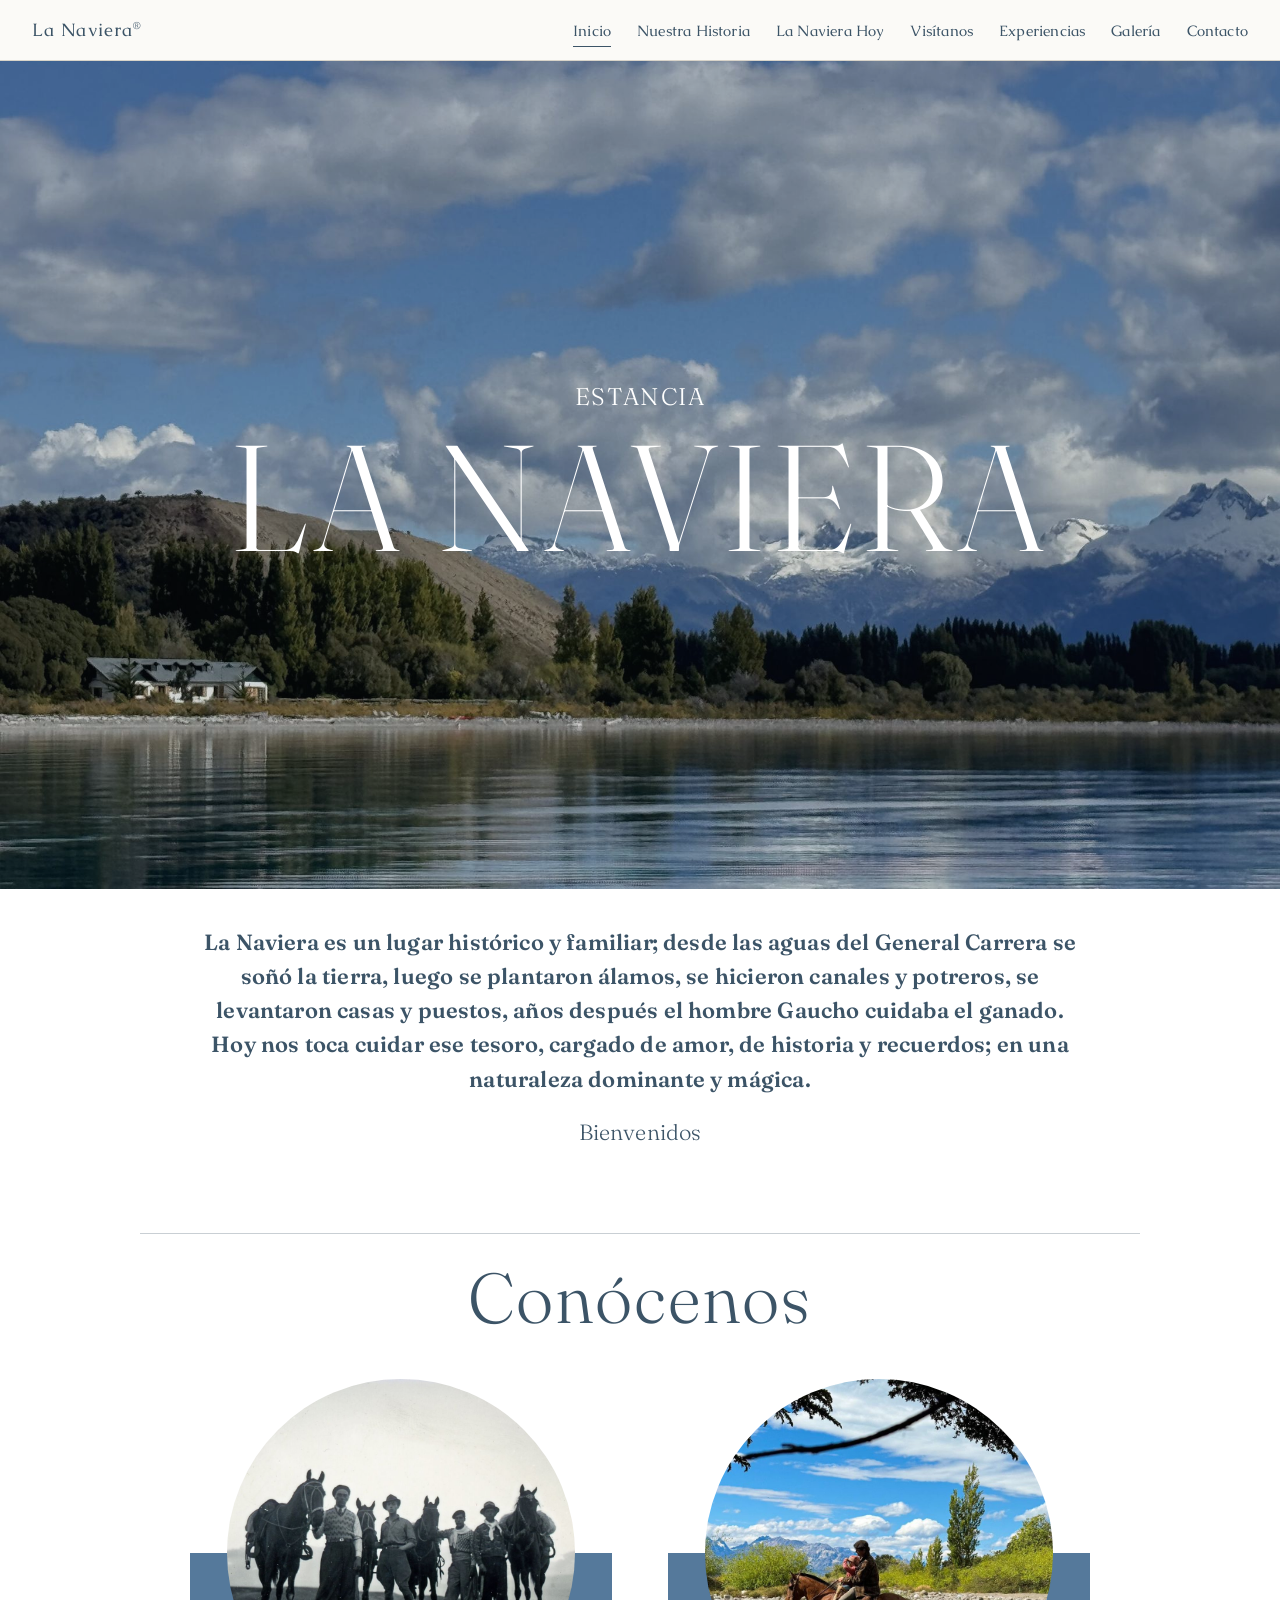
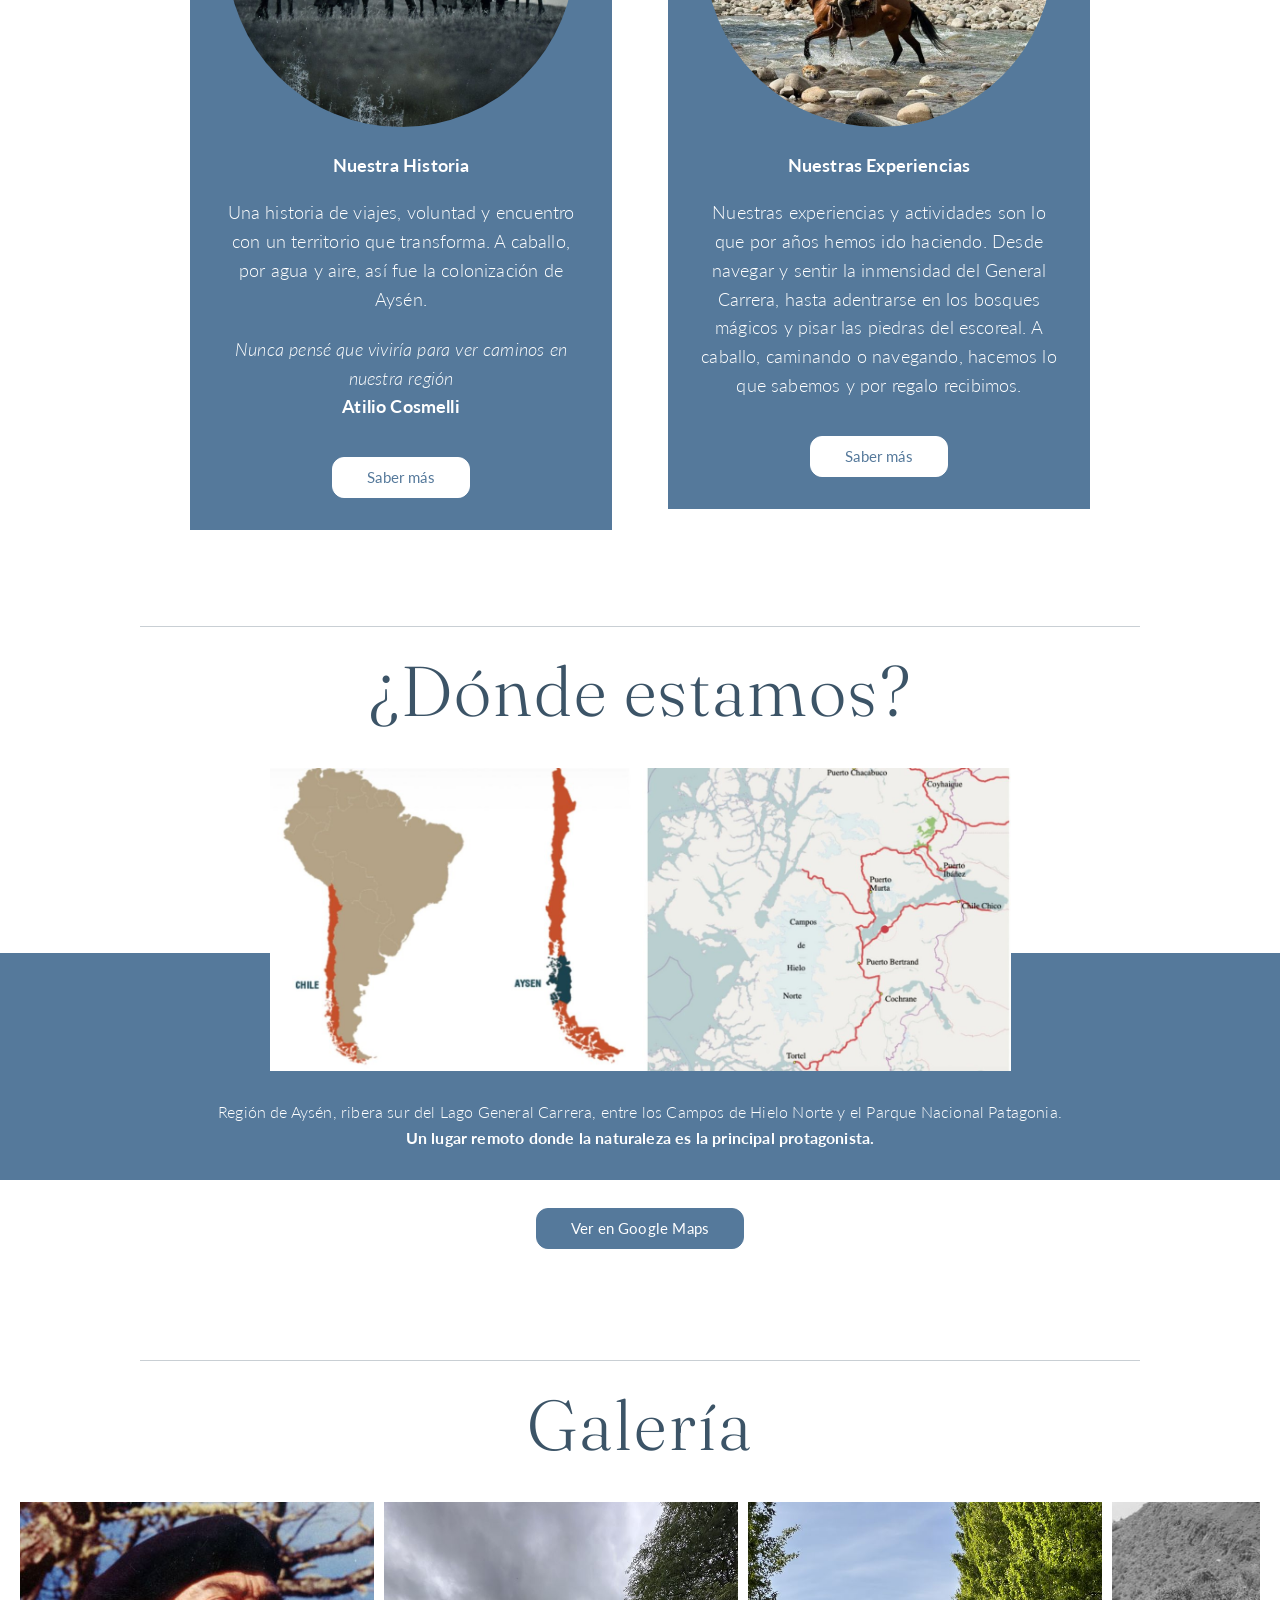
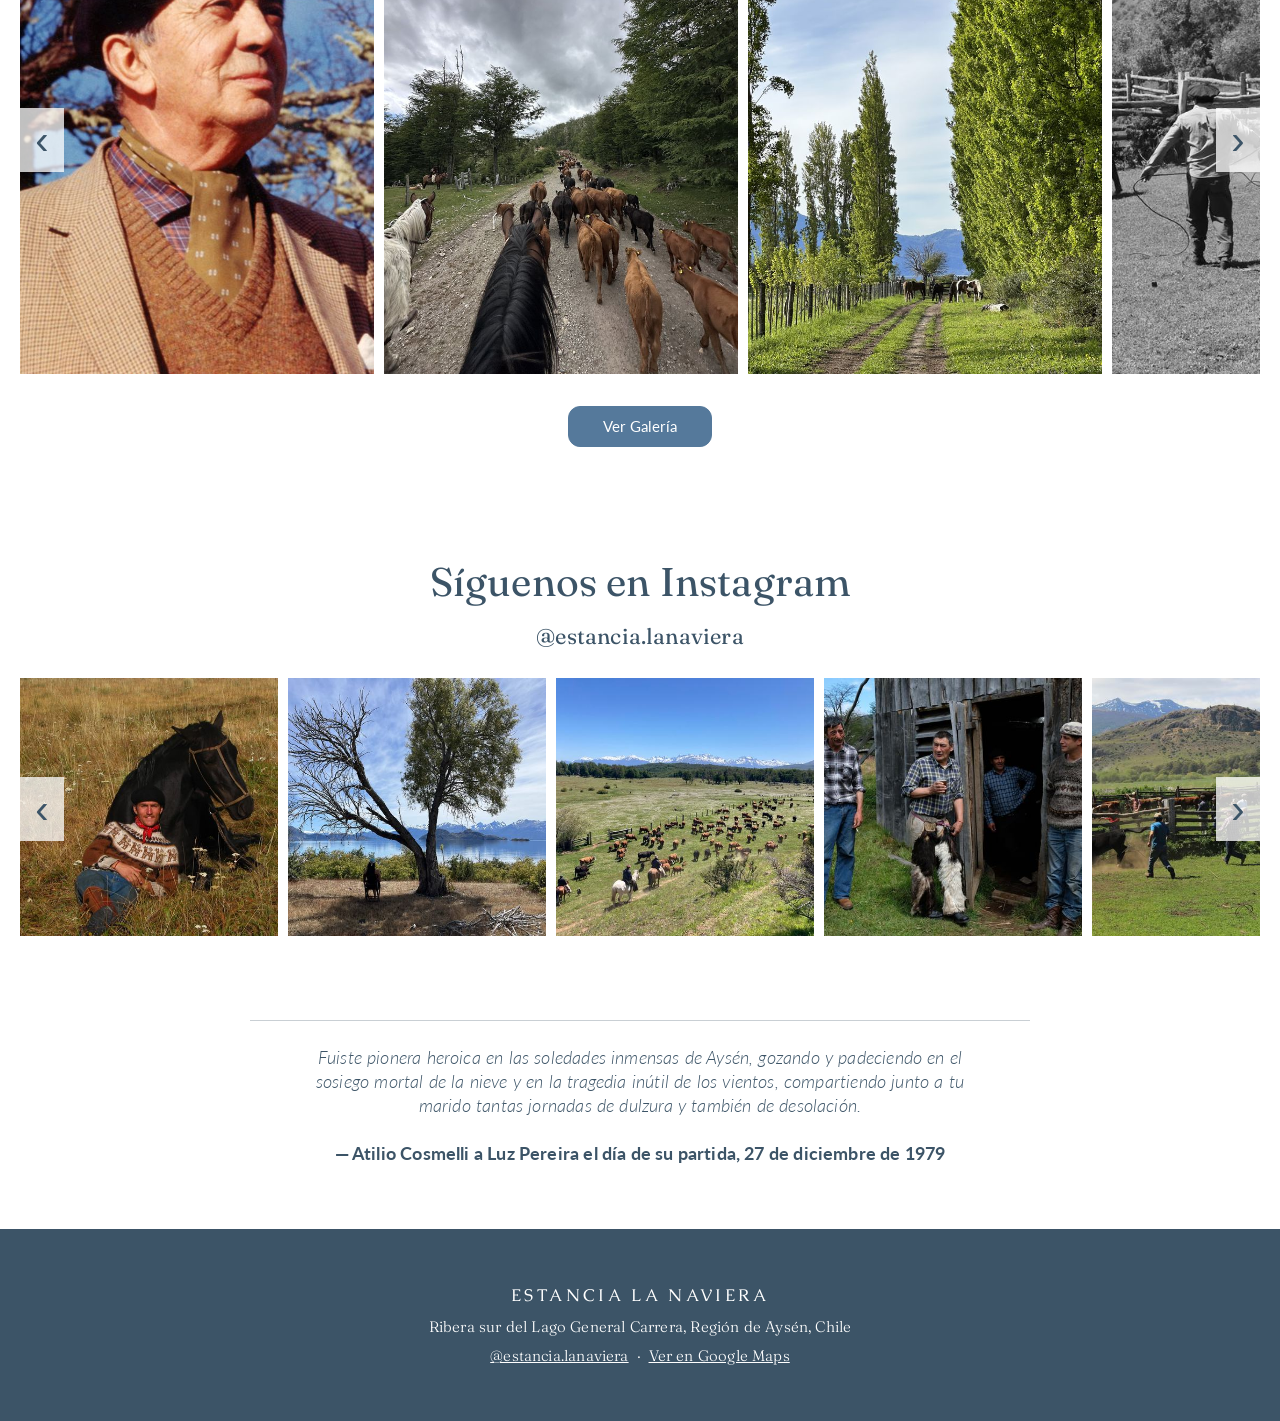
<file: index.html>
<!doctype html>
<html lang="es">
<head>
<meta charset="utf-8">
<meta name="viewport" content="width=device-width, initial-scale=1">
<title>La Naviera | Estancia en el Lago General Carrera, Aysén</title>
<meta name="description" content="Estancia familiar e histórica en la ribera sur del Lago General Carrera, Región de Aysén. Cabalgatas, trekking, navegación y estadías a medida.">
<meta property="og:title" content="La Naviera | Estancia en el Lago General Carrera, Aysén">
<meta property="og:description" content="Estancia familiar e histórica en la ribera sur del Lago General Carrera, Región de Aysén. Cabalgatas, trekking, navegación y estadías a medida.">
<meta property="og:type" content="website">
<meta property="og:image" content="https://lanaviera.cl/images/inicio-hero.jpg">
<link rel="preconnect" href="https://fonts.googleapis.com">
<link rel="preconnect" href="https://fonts.gstatic.com" crossorigin>
<link href="https://fonts.googleapis.com/css2?family=Caudex:wght@400;700&family=Forum&family=Fraunces:opsz,wght@9..144,300;9..144,400;9..144,600&family=Lato:ital,wght@0,300;0,400;0,700;1,300&display=swap" rel="stylesheet">
<link rel="stylesheet" href="assets/site.css">
</head>
<body>
<header class="site">
  <a class="brand" href="">La Naviera<sup>®</sup></a>
  <button class="menu-btn" aria-expanded="false" aria-controls="nav">Menú</button>
  <nav id="nav" aria-label="Principal"><ul><li><a href="" aria-current="page">Inicio</a></li><li><a href="nuestra-historia/">Nuestra Historia</a></li><li><a href="la-naviera-hoy/">La Naviera Hoy</a></li><li><a href="visitanos/">Visítanos</a></li><li><a href="experiencias/">Experiencias</a></li><li><a href="galeria/">Galería</a></li><li><a href="contacto/">Contacto</a></li></ul></nav>
</header>
<main>

<section class="w-hero home-hero"><img src="images/inicio-hero.jpg" alt="" fetchpriority="high"><div class="hero-text"><p class="hero-kicker">Estancia</p><h1>La Naviera</h1></div></section>
<section class="w-intro">
  <p class="strong">La Naviera es un lugar histórico y familiar; desde las aguas del General Carrera se soñó la tierra, luego se plantaron álamos, se hicieron canales y potreros, se levantaron casas y puestos, años después el hombre Gaucho cuidaba el ganado. Hoy nos toca cuidar ese tesoro, cargado de amor, de historia y recuerdos; en una naturaleza dominante y mágica.</p>
  <p>Bienvenidos</p>
</section>

<section class="w-sec">
  <hr class="rule">
  <h2 class="display">Conócenos</h2>
  <div class="cards">
    <article class="card">
      <img class="circle" src="images/inicio/historia.jpg" alt="Gauchos de La Naviera" loading="lazy">
      <h3>Nuestra Historia</h3>
      <p>Una historia de viajes, voluntad y encuentro con un territorio que transforma. A caballo, por agua y aire, así fue la colonización de Aysén.</p>
      <p class="card-quote"><em>Nunca pensé que viviría para ver caminos en nuestra región</em><br><strong>Atilio Cosmelli</strong></p>
      <a class="pill white" href="nuestra-historia/">Saber más</a>
    </article>
    <article class="card">
      <img class="circle" src="images/cabalgata-8.jpg" alt="Cabalgata en La Naviera" loading="lazy">
      <h3>Nuestras Experiencias</h3>
      <p>Nuestras experiencias y actividades son lo que por años hemos ido haciendo. Desde navegar y sentir la inmensidad del General Carrera, hasta adentrarse en los bosques mágicos y pisar las piedras del escoreal. A caballo, caminando o navegando, hacemos lo que sabemos y por regalo recibimos.</p>
      <a class="pill white" href="experiencias/">Saber más</a>
    </article>
  </div>
</section>

<section class="w-sec">
  <hr class="rule">
  <h2 class="display">¿Dónde estamos?</h2>
  <div class="map-band">
    <img class="map" src="images/inicio/mapa.jpg" alt="Mapa de ubicación de La Naviera en la Región de Aysén" loading="lazy">
    <div class="band-text">
      <p>Región de Aysén, ribera sur del Lago General Carrera, entre los Campos de Hielo Norte y el Parque Nacional Patagonia.</p>
      <p><strong>Un lugar remoto donde la naturaleza es la principal protagonista.</strong></p>
    </div>
  </div>
  <p class="center"><a class="pill blue" href="https://www.google.com/maps/place/Estancia+La+Naviera/@-46.8469447,-72.7045841,15z/data=!3m1!4b1!4m6!3m5!1s0xae4b30122d4ef925:0x370ae4fd4bd5f551!8m2!3d-46.8469448!4d-72.7045841!16s%2Fg%2F11vymwhdpd?entry=ttu&g_ep=EgoyMDI2MDMxOC4xIKXMDSoASAFQAw%3D%3D" rel="noopener">Ver en Google Maps</a></p>
</section>

<section class="w-sec">
  <hr class="rule">
  <h2 class="display">Galería</h2>
  <div class="slider tall"><button class="sl-prev" aria-label="Anterior">&#8249;</button><div class="sl-track"><a class="slide" href="images/inicio/galeria-01.jpg"><img src="images/inicio/galeria-01.jpg" alt="La Naviera, foto 1" loading="lazy"></a><a class="slide" href="images/inicio/galeria-02.jpg"><img src="images/inicio/galeria-02.jpg" alt="La Naviera, foto 2" loading="lazy"></a><a class="slide" href="images/inicio/galeria-03.jpg"><img src="images/inicio/galeria-03.jpg" alt="La Naviera, foto 3" loading="lazy"></a><a class="slide" href="images/inicio/galeria-04.jpg"><img src="images/inicio/galeria-04.jpg" alt="La Naviera, foto 4" loading="lazy"></a><a class="slide" href="images/inicio/galeria-05.jpg"><img src="images/inicio/galeria-05.jpg" alt="La Naviera, foto 5" loading="lazy"></a><a class="slide" href="images/inicio/galeria-06.jpg"><img src="images/inicio/galeria-06.jpg" alt="La Naviera, foto 6" loading="lazy"></a><a class="slide" href="images/inicio/galeria-07.jpg"><img src="images/inicio/galeria-07.jpg" alt="La Naviera, foto 7" loading="lazy"></a><a class="slide" href="images/inicio/galeria-08.jpg"><img src="images/inicio/galeria-08.jpg" alt="La Naviera, foto 8" loading="lazy"></a></div><button class="sl-next" aria-label="Siguiente">&#8250;</button></div>
  <p class="center"><a class="pill blue" href="galeria/">Ver Galería</a></p>
</section>

<section class="w-sec">
  <h3 class="ig-title">Síguenos en Instagram<br><a href="https://www.instagram.com/estancia.lanaviera/" rel="noopener">@estancia.lanaviera</a></h3>
  <div class="slider ig"><button class="sl-prev" aria-label="Anterior">&#8249;</button><div class="sl-track"><a class="slide" href="https://www.instagram.com/estancia.lanaviera/" rel="noopener" data-external><img src="images/galeria/actual/03-t.jpg" alt="Publicación de @estancia.lanaviera" loading="lazy"></a><a class="slide" href="https://www.instagram.com/estancia.lanaviera/" rel="noopener" data-external><img src="images/galeria/actual/06-t.jpg" alt="Publicación de @estancia.lanaviera" loading="lazy"></a><a class="slide" href="https://www.instagram.com/estancia.lanaviera/" rel="noopener" data-external><img src="images/galeria/actual/08-t.jpg" alt="Publicación de @estancia.lanaviera" loading="lazy"></a><a class="slide" href="https://www.instagram.com/estancia.lanaviera/" rel="noopener" data-external><img src="images/galeria/actual/12-t.jpg" alt="Publicación de @estancia.lanaviera" loading="lazy"></a><a class="slide" href="https://www.instagram.com/estancia.lanaviera/" rel="noopener" data-external><img src="images/galeria/actual/15-t.jpg" alt="Publicación de @estancia.lanaviera" loading="lazy"></a><a class="slide" href="https://www.instagram.com/estancia.lanaviera/" rel="noopener" data-external><img src="images/galeria/actual/17-t.jpg" alt="Publicación de @estancia.lanaviera" loading="lazy"></a><a class="slide" href="https://www.instagram.com/estancia.lanaviera/" rel="noopener" data-external><img src="images/galeria/actual/20-t.jpg" alt="Publicación de @estancia.lanaviera" loading="lazy"></a><a class="slide" href="https://www.instagram.com/estancia.lanaviera/" rel="noopener" data-external><img src="images/galeria/actual/23-t.jpg" alt="Publicación de @estancia.lanaviera" loading="lazy"></a></div><button class="sl-next" aria-label="Siguiente">&#8250;</button></div>
</section>

<section class="w-quote"><hr class="rule"><blockquote><span>Fuiste pionera heroica en las soledades inmensas de Aysén, gozando y padeciendo en el</span><span>sosiego mortal de la nieve y en la tragedia inútil de los vientos, compartiendo junto a tu</span><span>marido tantas jornadas de dulzura y también de desolación.</span><cite>Atilio Cosmelli a Luz Pereira el día de su partida, 27 de diciembre de 1979</cite></blockquote></section>

</main>
<footer class="site">
  <p class="foot-name">Estancia La Naviera</p>
  <p>Ribera sur del Lago General Carrera, Región de Aysén, Chile</p>
  <p><a href="https://www.instagram.com/estancia.lanaviera/" rel="noopener">@estancia.lanaviera</a> &nbsp;·&nbsp; <a href="https://www.google.com/maps/place/Estancia+La+Naviera/@-46.8469447,-72.7045841,15z/data=!3m1!4b1!4m6!3m5!1s0xae4b30122d4ef925:0x370ae4fd4bd5f551!8m2!3d-46.8469448!4d-72.7045841!16s%2Fg%2F11vymwhdpd?entry=ttu&g_ep=EgoyMDI2MDMxOC4xIKXMDSoASAFQAw%3D%3D" rel="noopener">Ver en Google Maps</a></p>
</footer>
<dialog id="lightbox"><button class="lb-close" aria-label="Cerrar">&times;</button><img alt=""></dialog>
<script src="assets/site.js"></script>
</body>
</html>
</file>
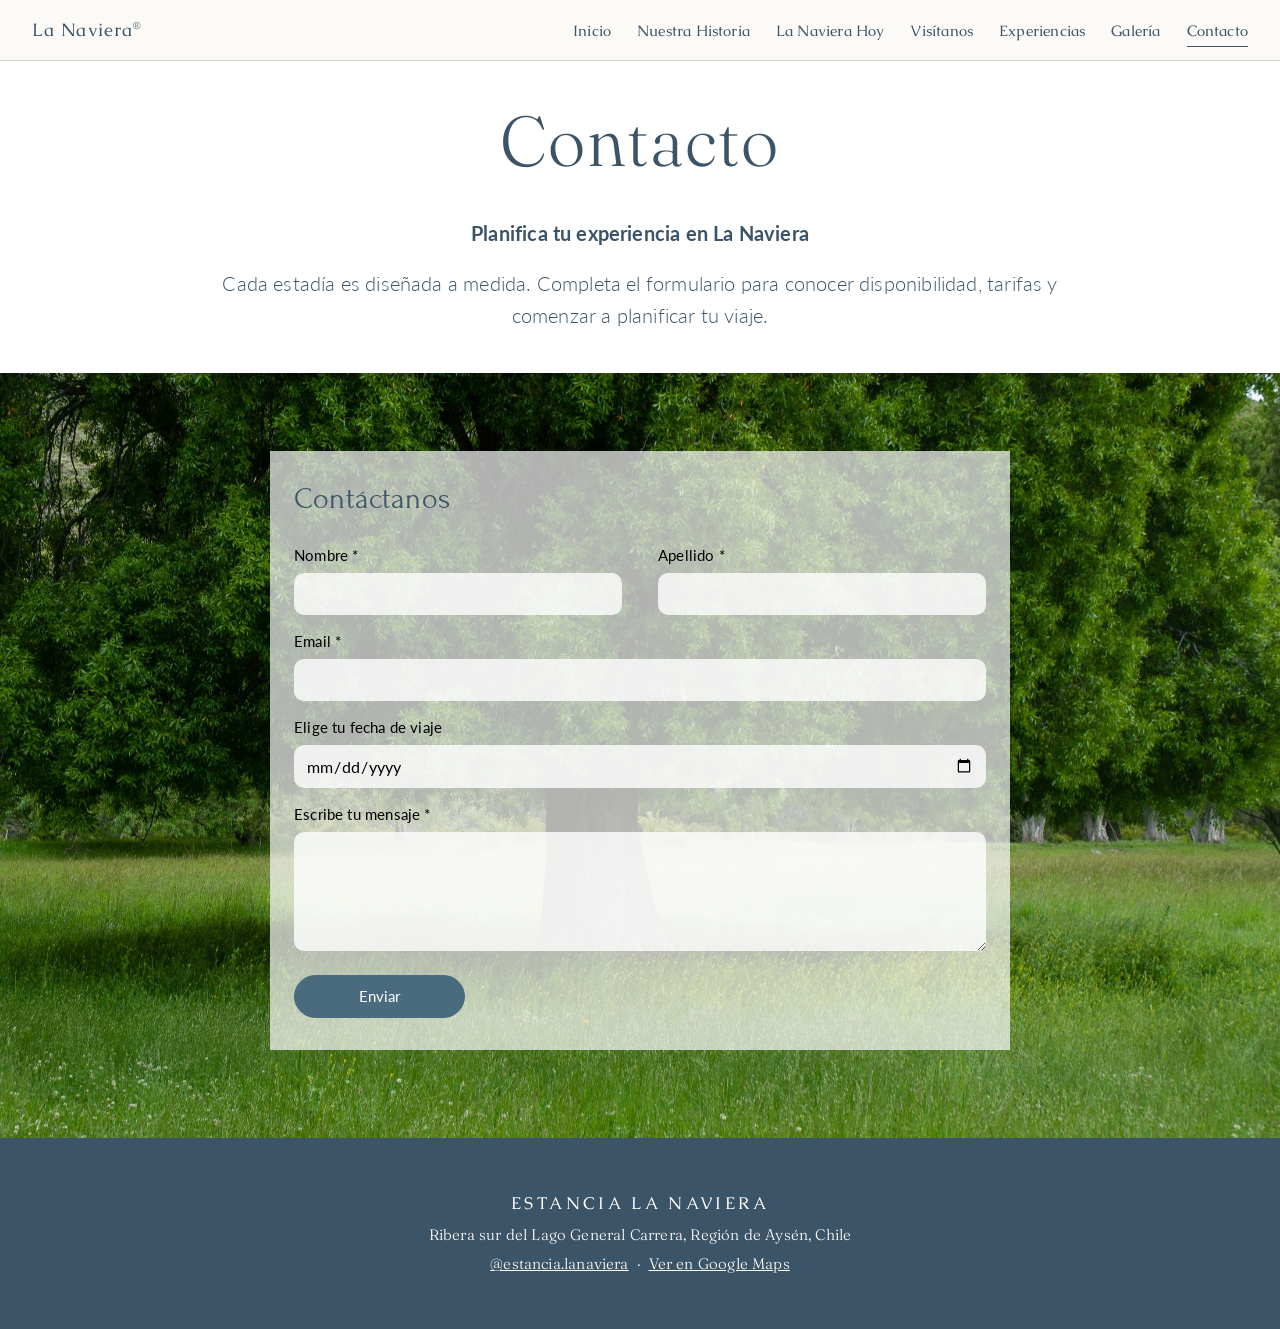
<file: contacto/index.html>
<!doctype html>
<html lang="es">
<head>
<meta charset="utf-8">
<meta name="viewport" content="width=device-width, initial-scale=1">
<title>Contacto | Estancia La Naviera</title>
<meta name="description" content="Planifica tu viaje a La Naviera: consulta disponibilidad y tarifas de estadías a medida en el Lago General Carrera.">
<meta property="og:title" content="Contacto | Estancia La Naviera">
<meta property="og:description" content="Planifica tu viaje a La Naviera: consulta disponibilidad y tarifas de estadías a medida en el Lago General Carrera.">
<meta property="og:type" content="website">
<meta property="og:image" content="https://lanaviera.cl/images/inicio-hero.jpg">
<link rel="preconnect" href="https://fonts.googleapis.com">
<link rel="preconnect" href="https://fonts.gstatic.com" crossorigin>
<link href="https://fonts.googleapis.com/css2?family=Caudex:wght@400;700&family=Forum&family=Fraunces:opsz,wght@9..144,300;9..144,400;9..144,600&family=Lato:ital,wght@0,300;0,400;0,700;1,300&display=swap" rel="stylesheet">
<link rel="stylesheet" href="../assets/site.css">
</head>
<body>
<header class="site">
  <a class="brand" href="../">La Naviera<sup>®</sup></a>
  <button class="menu-btn" aria-expanded="false" aria-controls="nav">Menú</button>
  <nav id="nav" aria-label="Principal"><ul><li><a href="../">Inicio</a></li><li><a href="../nuestra-historia/">Nuestra Historia</a></li><li><a href="../la-naviera-hoy/">La Naviera Hoy</a></li><li><a href="../visitanos/">Visítanos</a></li><li><a href="../experiencias/">Experiencias</a></li><li><a href="../galeria/">Galería</a></li><li><a href="../contacto/" aria-current="page">Contacto</a></li></ul></nav>
</header>
<main>

<section class="w-title">
  <h1 class="display">Contacto</h1>
  <p><strong>Planifica tu experiencia en La Naviera</strong></p>
  <p>Cada estadía es diseñada a medida. Completa el formulario para conocer disponibilidad, tarifas y comenzar a planificar tu viaje.</p>
</section>
<section class="contact-bg">
  <img class="bg" src="../images/contacto/cabecera.jpg" alt="" loading="lazy">
  <form class="contact" action="https://formspree.io/f/REEMPLAZAR_ID" method="post">
    <h2>Contáctanos</h2>
    <div class="row">
      <label>Nombre *<input name="nombre" required autocomplete="given-name"></label>
      <label>Apellido *<input name="apellido" required autocomplete="family-name"></label>
    </div>
    <label>Email *<input type="email" name="email" required autocomplete="email"></label>
    <label>Elige tu fecha de viaje<input type="date" name="fecha_de_viaje"></label>
    <label>Escribe tu mensaje *<textarea name="mensaje" rows="4" required></textarea></label>
    <input type="text" name="_gotcha" tabindex="-1" autocomplete="off" class="hp" aria-hidden="true">
    <input type="hidden" name="_subject" value="Consulta desde lanaviera.cl">
    <button class="pill dark" type="submit">Enviar</button>
  </form>
</section>

</main>
<footer class="site">
  <p class="foot-name">Estancia La Naviera</p>
  <p>Ribera sur del Lago General Carrera, Región de Aysén, Chile</p>
  <p><a href="https://www.instagram.com/estancia.lanaviera/" rel="noopener">@estancia.lanaviera</a> &nbsp;·&nbsp; <a href="https://www.google.com/maps/place/Estancia+La+Naviera/@-46.8469447,-72.7045841,15z/data=!3m1!4b1!4m6!3m5!1s0xae4b30122d4ef925:0x370ae4fd4bd5f551!8m2!3d-46.8469448!4d-72.7045841!16s%2Fg%2F11vymwhdpd?entry=ttu&g_ep=EgoyMDI2MDMxOC4xIKXMDSoASAFQAw%3D%3D" rel="noopener">Ver en Google Maps</a></p>
</footer>
<dialog id="lightbox"><button class="lb-close" aria-label="Cerrar">&times;</button><img alt=""></dialog>
<script src="../assets/site.js"></script>
</body>
</html>
</file>
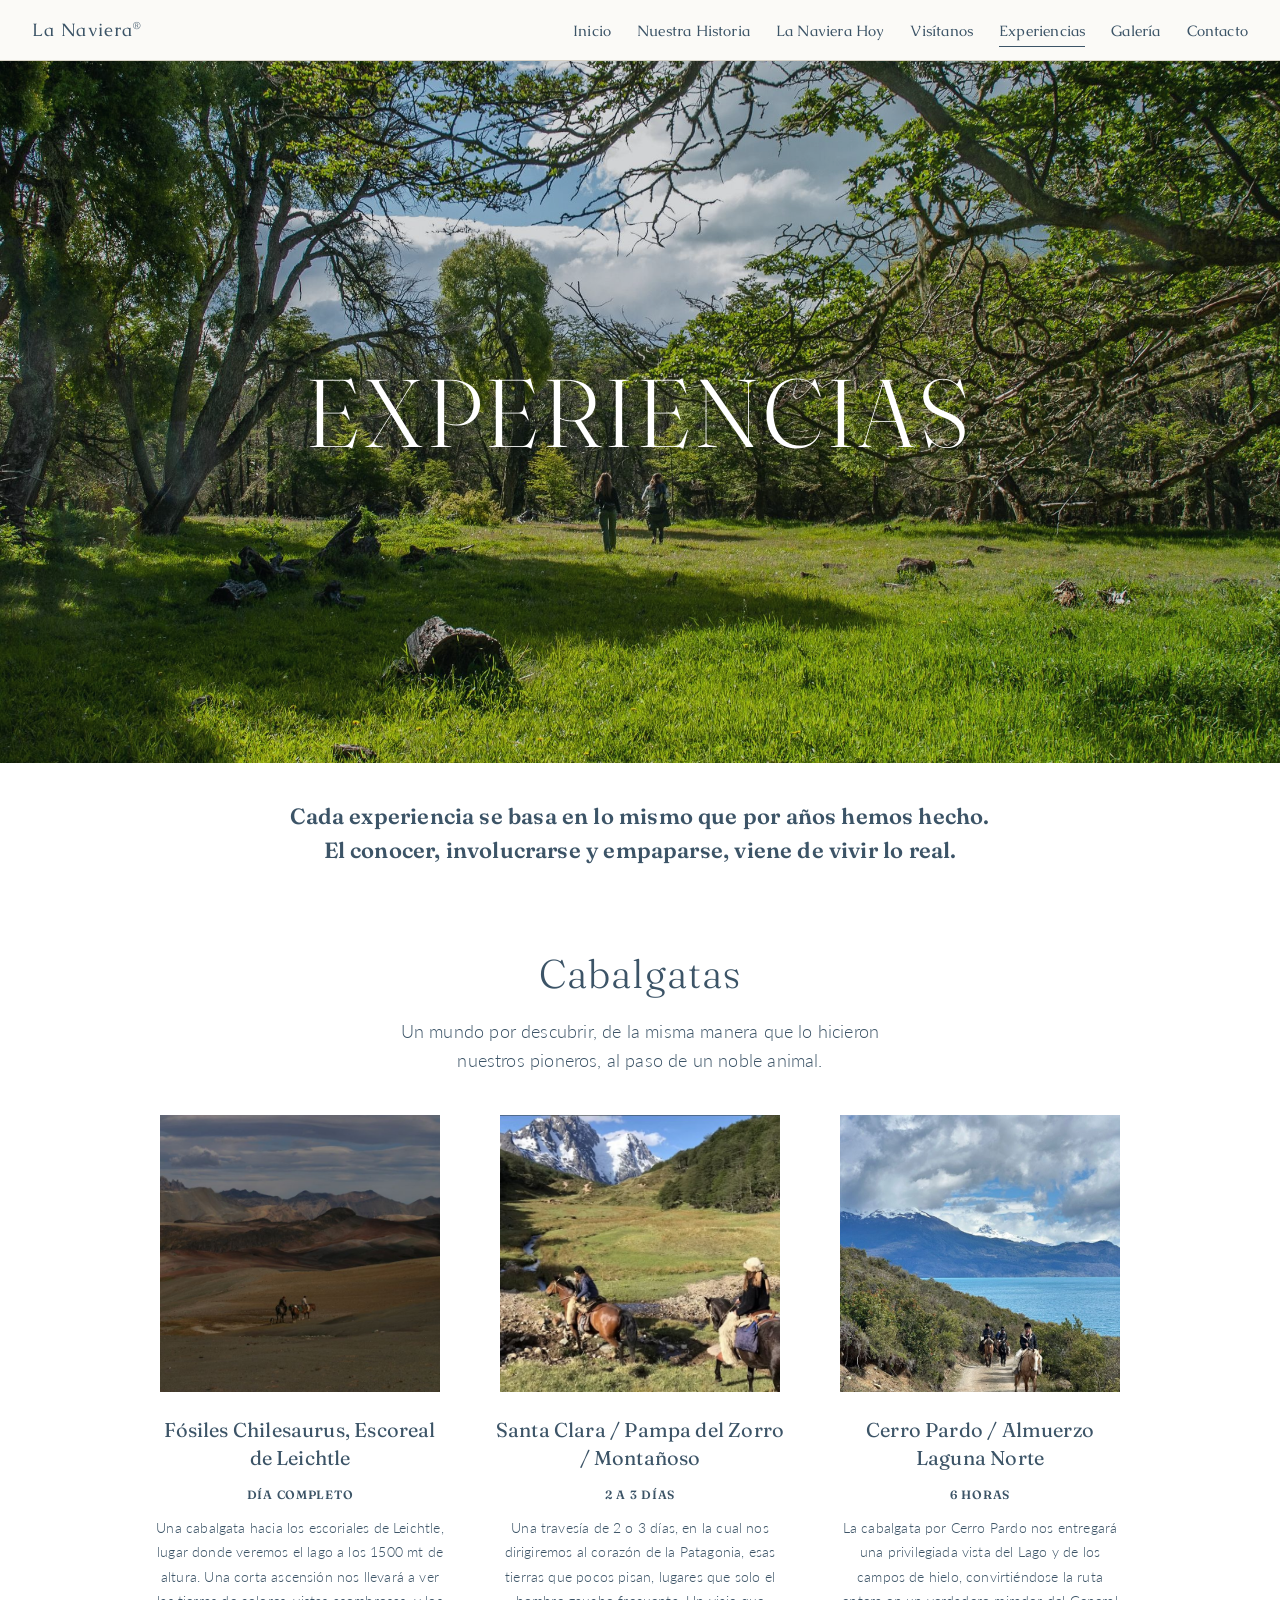
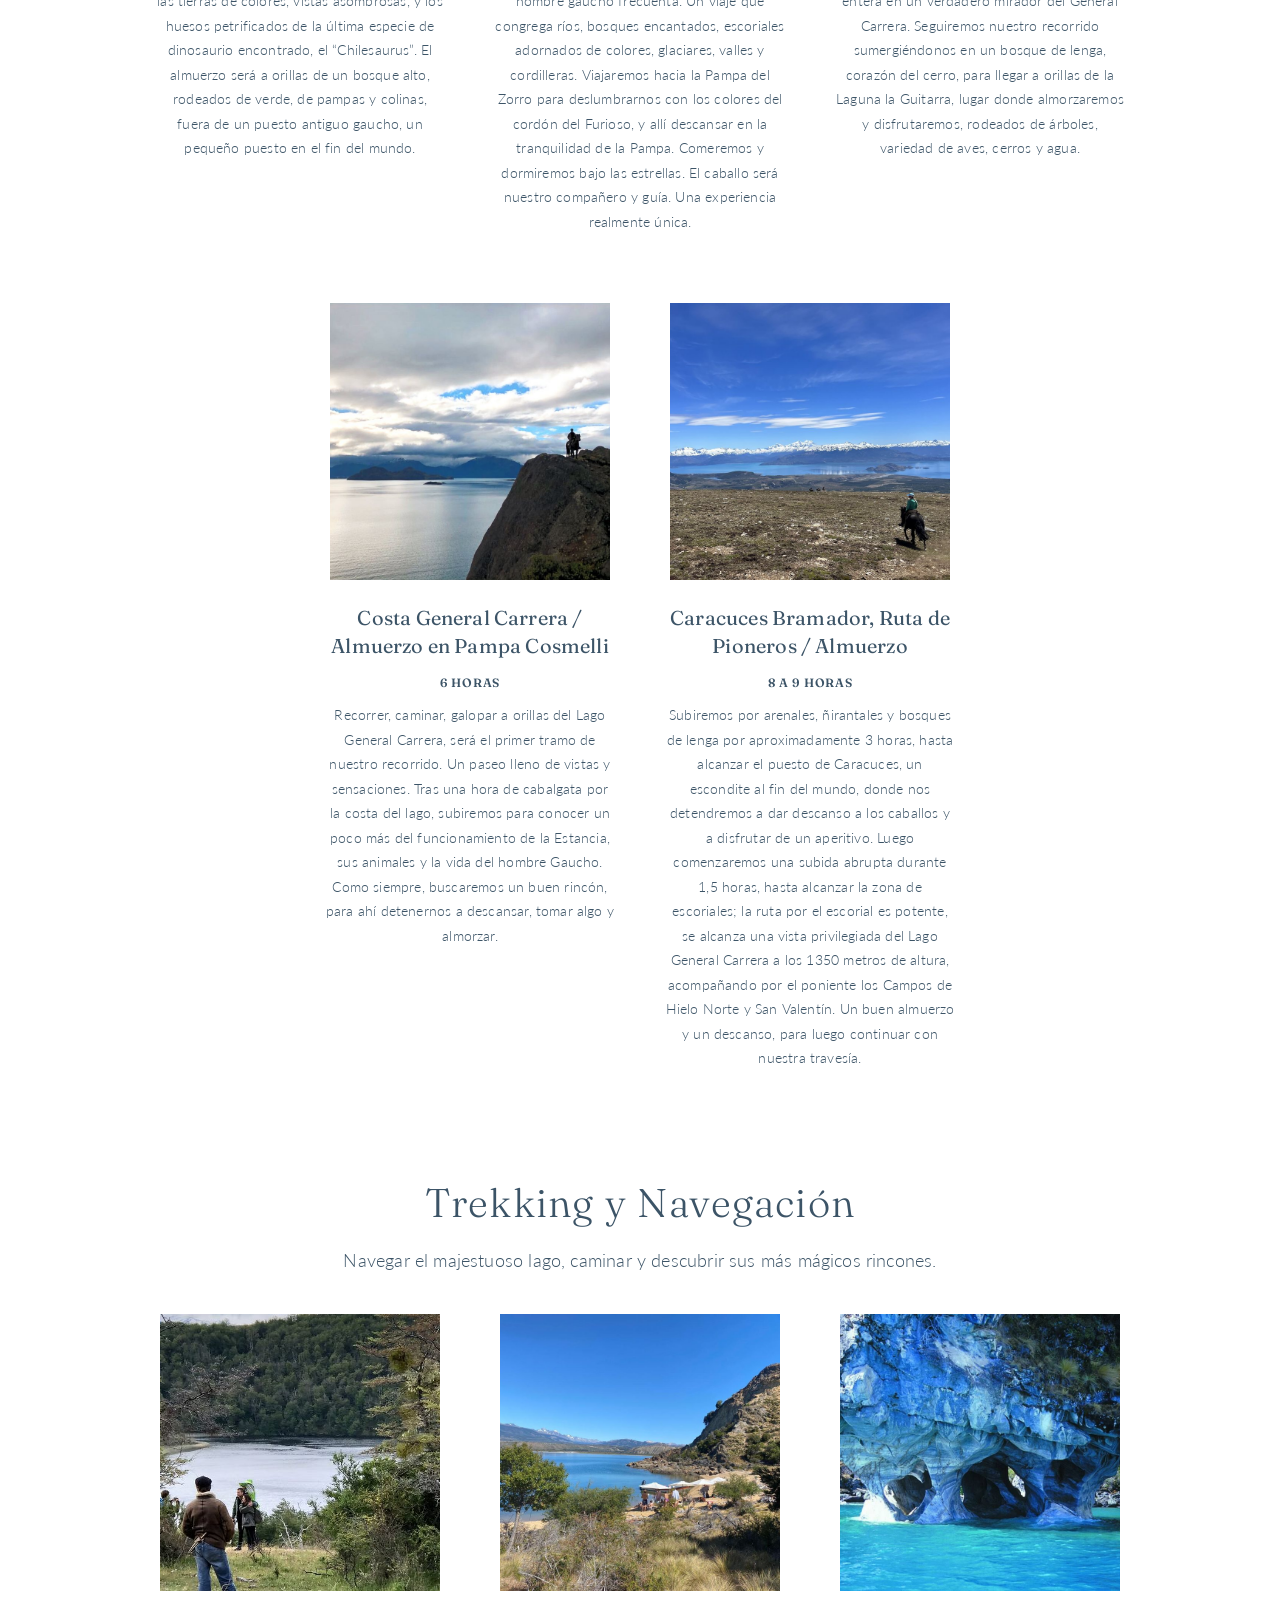
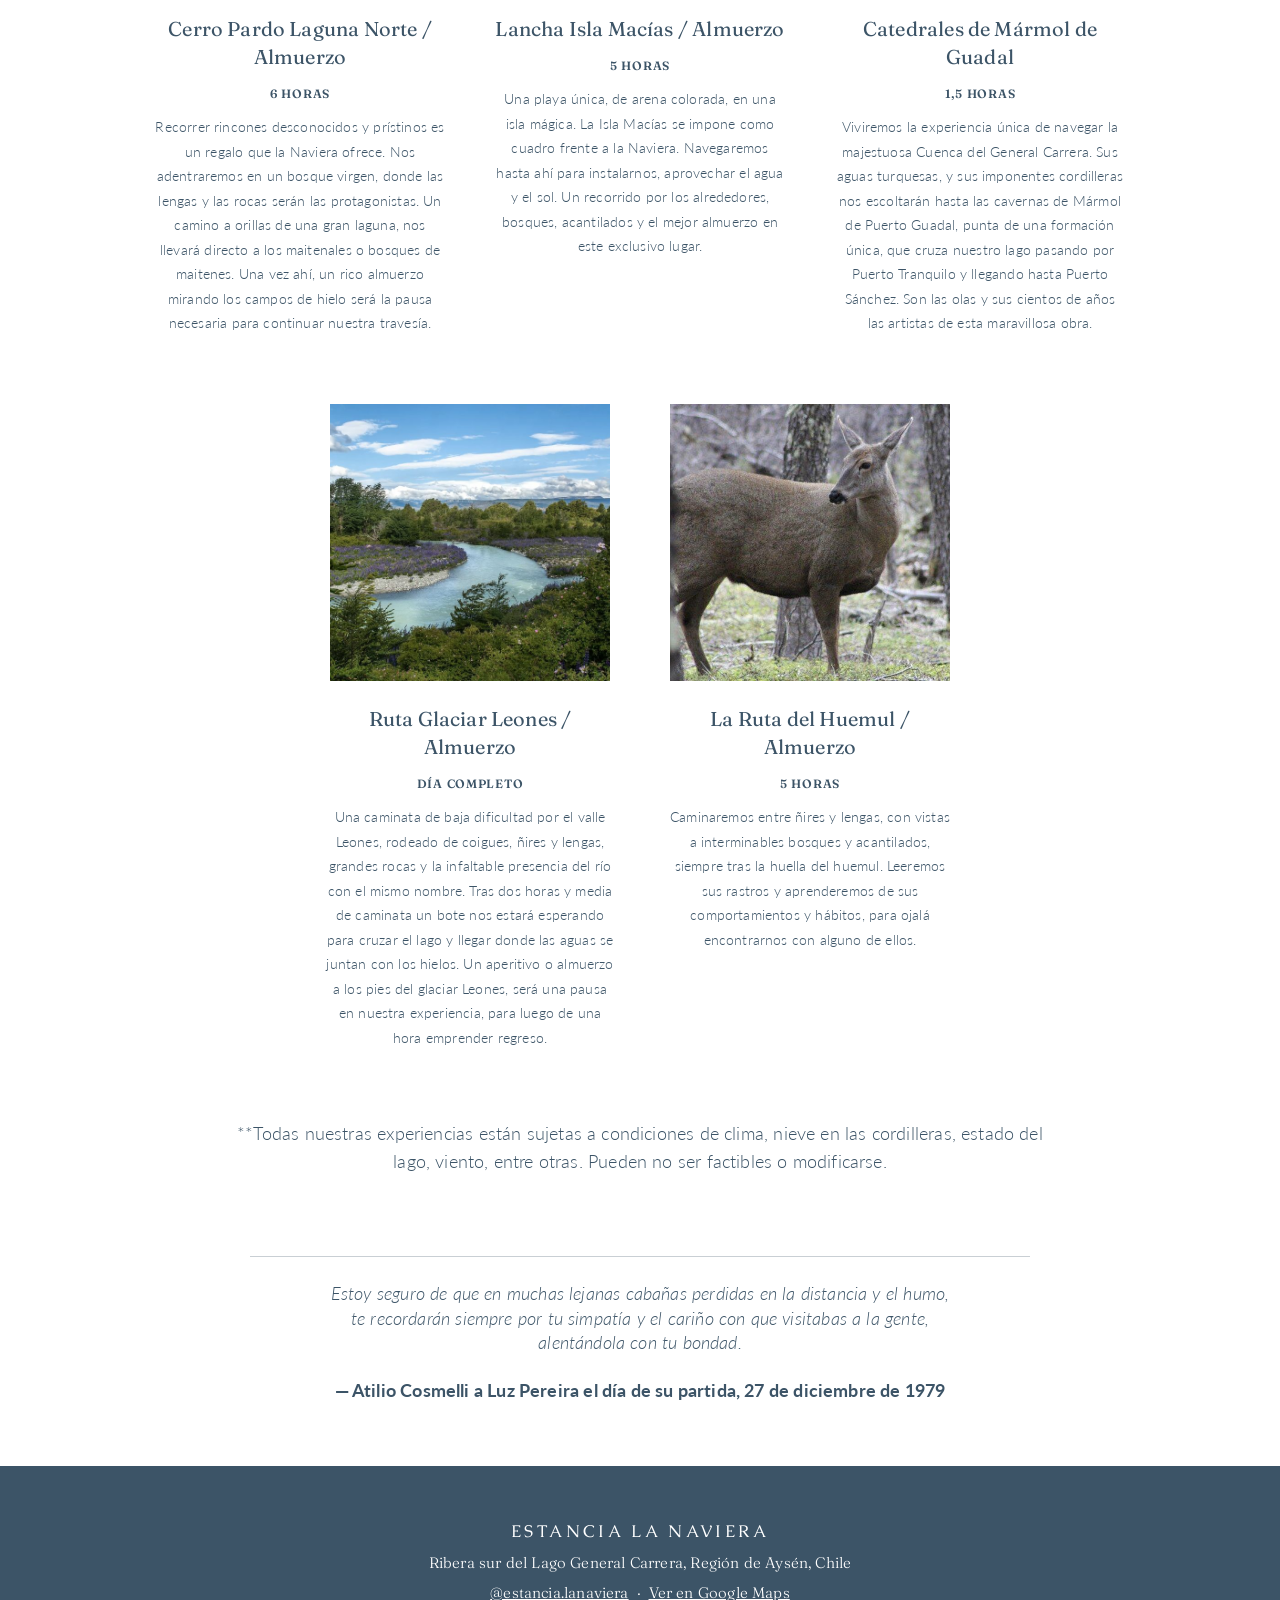
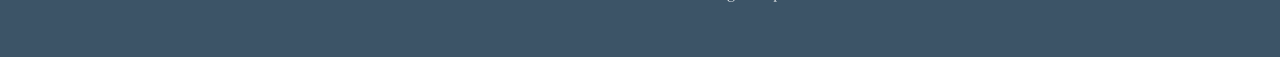
<file: experiencias/index.html>
<!doctype html>
<html lang="es">
<head>
<meta charset="utf-8">
<meta name="viewport" content="width=device-width, initial-scale=1">
<title>Experiencias | Estancia La Naviera</title>
<meta name="description" content="Cabalgatas, trekking y navegación en el Lago General Carrera: Chilesaurus, Cerro Pardo, Isla Macías, Catedrales de Mármol y Glaciar Leones.">
<meta property="og:title" content="Experiencias | Estancia La Naviera">
<meta property="og:description" content="Cabalgatas, trekking y navegación en el Lago General Carrera: Chilesaurus, Cerro Pardo, Isla Macías, Catedrales de Mármol y Glaciar Leones.">
<meta property="og:type" content="website">
<meta property="og:image" content="https://lanaviera.cl/images/inicio-hero.jpg">
<link rel="preconnect" href="https://fonts.googleapis.com">
<link rel="preconnect" href="https://fonts.gstatic.com" crossorigin>
<link href="https://fonts.googleapis.com/css2?family=Caudex:wght@400;700&family=Forum&family=Fraunces:opsz,wght@9..144,300;9..144,400;9..144,600&family=Lato:ital,wght@0,300;0,400;0,700;1,300&display=swap" rel="stylesheet">
<link rel="stylesheet" href="../assets/site.css">
</head>
<body>
<header class="site">
  <a class="brand" href="../">La Naviera<sup>®</sup></a>
  <button class="menu-btn" aria-expanded="false" aria-controls="nav">Menú</button>
  <nav id="nav" aria-label="Principal"><ul><li><a href="../">Inicio</a></li><li><a href="../nuestra-historia/">Nuestra Historia</a></li><li><a href="../la-naviera-hoy/">La Naviera Hoy</a></li><li><a href="../visitanos/">Visítanos</a></li><li><a href="../experiencias/" aria-current="page">Experiencias</a></li><li><a href="../galeria/">Galería</a></li><li><a href="../contacto/">Contacto</a></li></ul></nav>
</header>
<main>

<section class="w-hero "><img src="../images/experiencias/cabecera.jpg" alt="" fetchpriority="high"><div class="hero-text"><h1>Experiencias</h1></div></section>
<section class="w-intro">
  <p class="strong">Cada experiencia se basa en lo mismo que por años hemos hecho.<br>El conocer, involucrarse y empaparse, viene de vivir lo real.</p>
</section>
<section class="w-sec">
  <h2 class="display md">Cabalgatas</h2>
  <p class="group-intro">Un mundo por descubrir, de la misma manera que lo hicieron<br>nuestros pioneros, al paso de un noble animal.</p>
  <div class="xp-grid"><article class="xp"><img src="../images/experiencias/01.jpg" alt="Fósiles Chilesaurus, Escoreal de Leichtle" loading="lazy"><h3>Fósiles Chilesaurus, Escoreal de Leichtle</h3><p class="dur">Día completo</p><p>Una cabalgata hacia los escoriales de Leichtle, lugar donde veremos el lago a los 1500 mt de altura. Una corta ascensión nos llevará a ver las tierras de colores, vistas asombrosas, y los huesos petrificados de la última especie de dinosaurio encontrado, el “Chilesaurus”. El almuerzo será a orillas de un bosque alto, rodeados de verde, de pampas y colinas, fuera de un puesto antiguo gaucho, un pequeño puesto en el fin del mundo.</p></article><article class="xp"><img src="../images/experiencias/02.jpg" alt="Santa Clara / Pampa del Zorro / Montañoso" loading="lazy"><h3>Santa Clara / Pampa del Zorro / Montañoso</h3><p class="dur">2 a 3 días</p><p>Una travesía de 2 o 3 días, en la cual nos dirigiremos al corazón de la Patagonia, esas tierras que pocos pisan, lugares que solo el hombre gaucho frecuenta. Un viaje que congrega ríos, bosques encantados, escoriales adornados de colores, glaciares, valles y cordilleras. Viajaremos hacia la Pampa del Zorro para deslumbrarnos con los colores del cordón del Furioso, y allí descansar en la tranquilidad de la Pampa. Comeremos y dormiremos bajo las estrellas. El caballo será nuestro compañero y guía. Una experiencia realmente única.</p></article><article class="xp"><img src="../images/experiencias/03.jpg" alt="Cerro Pardo / Almuerzo Laguna Norte" loading="lazy"><h3>Cerro Pardo / Almuerzo Laguna Norte</h3><p class="dur">6 horas</p><p>La cabalgata por Cerro Pardo nos entregará una privilegiada vista del Lago y de los campos de hielo, convirtiéndose la ruta entera en un verdadero mirador del General Carrera. Seguiremos nuestro recorrido sumergiéndonos en un bosque de lenga, corazón del cerro, para llegar a orillas de la Laguna la Guitarra, lugar donde almorzaremos y disfrutaremos, rodeados de árboles, variedad de aves, cerros y agua.</p></article><article class="xp"><img src="../images/experiencias/04.jpg" alt="Costa General Carrera / Almuerzo en Pampa Cosmelli" loading="lazy"><h3>Costa General Carrera / Almuerzo en Pampa Cosmelli</h3><p class="dur">6 horas</p><p>Recorrer, caminar, galopar a orillas del Lago General Carrera, será el primer tramo de nuestro recorrido. Un paseo lleno de vistas y sensaciones. Tras una hora de cabalgata por la costa del lago, subiremos para conocer un poco más del funcionamiento de la Estancia, sus animales y la vida del hombre Gaucho. Como siempre, buscaremos un buen rincón, para ahí detenernos a descansar, tomar algo y almorzar.</p></article><article class="xp"><img src="../images/experiencias/05.jpg" alt="Caracuces Bramador, Ruta de Pioneros / Almuerzo" loading="lazy"><h3>Caracuces Bramador, Ruta de Pioneros / Almuerzo</h3><p class="dur">8 a 9 horas</p><p>Subiremos por arenales, ñirantales y bosques de lenga por aproximadamente 3 horas, hasta alcanzar el puesto de Caracuces, un escondite al fin del mundo, donde nos detendremos a dar descanso a los caballos y a disfrutar de un aperitivo. Luego comenzaremos una subida abrupta durante 1,5 horas, hasta alcanzar la zona de escoriales; la ruta por el escorial es potente, se alcanza una vista privilegiada del Lago General Carrera a los 1350 metros de altura, acompañando por el poniente los Campos de Hielo Norte y San Valentín. Un buen almuerzo y un descanso, para luego continuar con nuestra travesía.</p></article></div>
</section>
<section class="w-sec">
  <h2 class="display md">Trekking y Navegación</h2>
  <p class="group-intro">Navegar el majestuoso lago, caminar y descubrir sus más mágicos rincones.</p>
  <div class="xp-grid"><article class="xp"><img src="../images/experiencias/06.jpg" alt="Cerro Pardo Laguna Norte / Almuerzo" loading="lazy"><h3>Cerro Pardo Laguna Norte / Almuerzo</h3><p class="dur">6 horas</p><p>Recorrer rincones desconocidos y prístinos es un regalo que la Naviera ofrece. Nos adentraremos en un bosque virgen, donde las lengas y las rocas serán las protagonistas. Un camino a orillas de una gran laguna, nos llevará directo a los maitenales o bosques de maitenes. Una vez ahí, un rico almuerzo mirando los campos de hielo será la pausa necesaria para continuar nuestra travesía.</p></article><article class="xp"><img src="../images/experiencias/07.jpg" alt="Lancha Isla Macías / Almuerzo" loading="lazy"><h3>Lancha Isla Macías / Almuerzo</h3><p class="dur">5 horas</p><p>Una playa única, de arena colorada, en una isla mágica. La Isla Macías se impone como cuadro frente a la Naviera. Navegaremos hasta ahí para instalarnos, aprovechar el agua y el sol. Un recorrido por los alrededores, bosques, acantilados y el mejor almuerzo en este exclusivo lugar.</p></article><article class="xp"><img src="../images/experiencias/08.jpg" alt="Catedrales de Mármol de Guadal" loading="lazy"><h3>Catedrales de Mármol de Guadal</h3><p class="dur">1,5 horas</p><p>Viviremos la experiencia única de navegar la majestuosa Cuenca del General Carrera. Sus aguas turquesas, y sus imponentes cordilleras nos escoltarán hasta las cavernas de Mármol de Puerto Guadal, punta de una formación única, que cruza nuestro lago pasando por Puerto Tranquilo y llegando hasta Puerto Sánchez. Son las olas y sus cientos de años las artistas de esta maravillosa obra.</p></article><article class="xp"><img src="../images/experiencias/09.jpg" alt="Ruta Glaciar Leones / Almuerzo" loading="lazy"><h3>Ruta Glaciar Leones / Almuerzo</h3><p class="dur">Día completo</p><p>Una caminata de baja dificultad por el valle Leones, rodeado de coigues, ñires y lengas, grandes rocas y la infaltable presencia del río con el mismo nombre. Tras dos horas y media de caminata un bote nos estará esperando para cruzar el lago y llegar donde las aguas se juntan con los hielos. Un aperitivo o almuerzo a los pies del glaciar Leones, será una pausa en nuestra experiencia, para luego de una hora emprender regreso.</p></article><article class="xp"><img src="../images/experiencias/10.jpg" alt="La Ruta del Huemul / Almuerzo" loading="lazy"><h3>La Ruta del Huemul / Almuerzo</h3><p class="dur">5 horas</p><p>Caminaremos entre ñires y lengas, con vistas a interminables bosques y acantilados, siempre tras la huella del huemul. Leeremos sus rastros y aprenderemos de sus comportamientos y hábitos, para ojalá encontrarnos con alguno de ellos.</p></article></div>
  <p class="note">**Todas nuestras experiencias están sujetas a condiciones de clima, nieve en las cordilleras, estado del lago, viento, entre otras. Pueden no ser factibles o modificarse.</p>
</section>
<section class="w-quote"><hr class="rule"><blockquote><span>Estoy seguro de que en muchas lejanas cabañas perdidas en la distancia y el humo,</span><span>te recordarán siempre por tu simpatía y el cariño con que visitabas a la gente,</span><span>alentándola con tu bondad.</span><cite>Atilio Cosmelli a Luz Pereira el día de su partida, 27 de diciembre de 1979</cite></blockquote></section>

</main>
<footer class="site">
  <p class="foot-name">Estancia La Naviera</p>
  <p>Ribera sur del Lago General Carrera, Región de Aysén, Chile</p>
  <p><a href="https://www.instagram.com/estancia.lanaviera/" rel="noopener">@estancia.lanaviera</a> &nbsp;·&nbsp; <a href="https://www.google.com/maps/place/Estancia+La+Naviera/@-46.8469447,-72.7045841,15z/data=!3m1!4b1!4m6!3m5!1s0xae4b30122d4ef925:0x370ae4fd4bd5f551!8m2!3d-46.8469448!4d-72.7045841!16s%2Fg%2F11vymwhdpd?entry=ttu&g_ep=EgoyMDI2MDMxOC4xIKXMDSoASAFQAw%3D%3D" rel="noopener">Ver en Google Maps</a></p>
</footer>
<dialog id="lightbox"><button class="lb-close" aria-label="Cerrar">&times;</button><img alt=""></dialog>
<script src="../assets/site.js"></script>
</body>
</html>
</file>
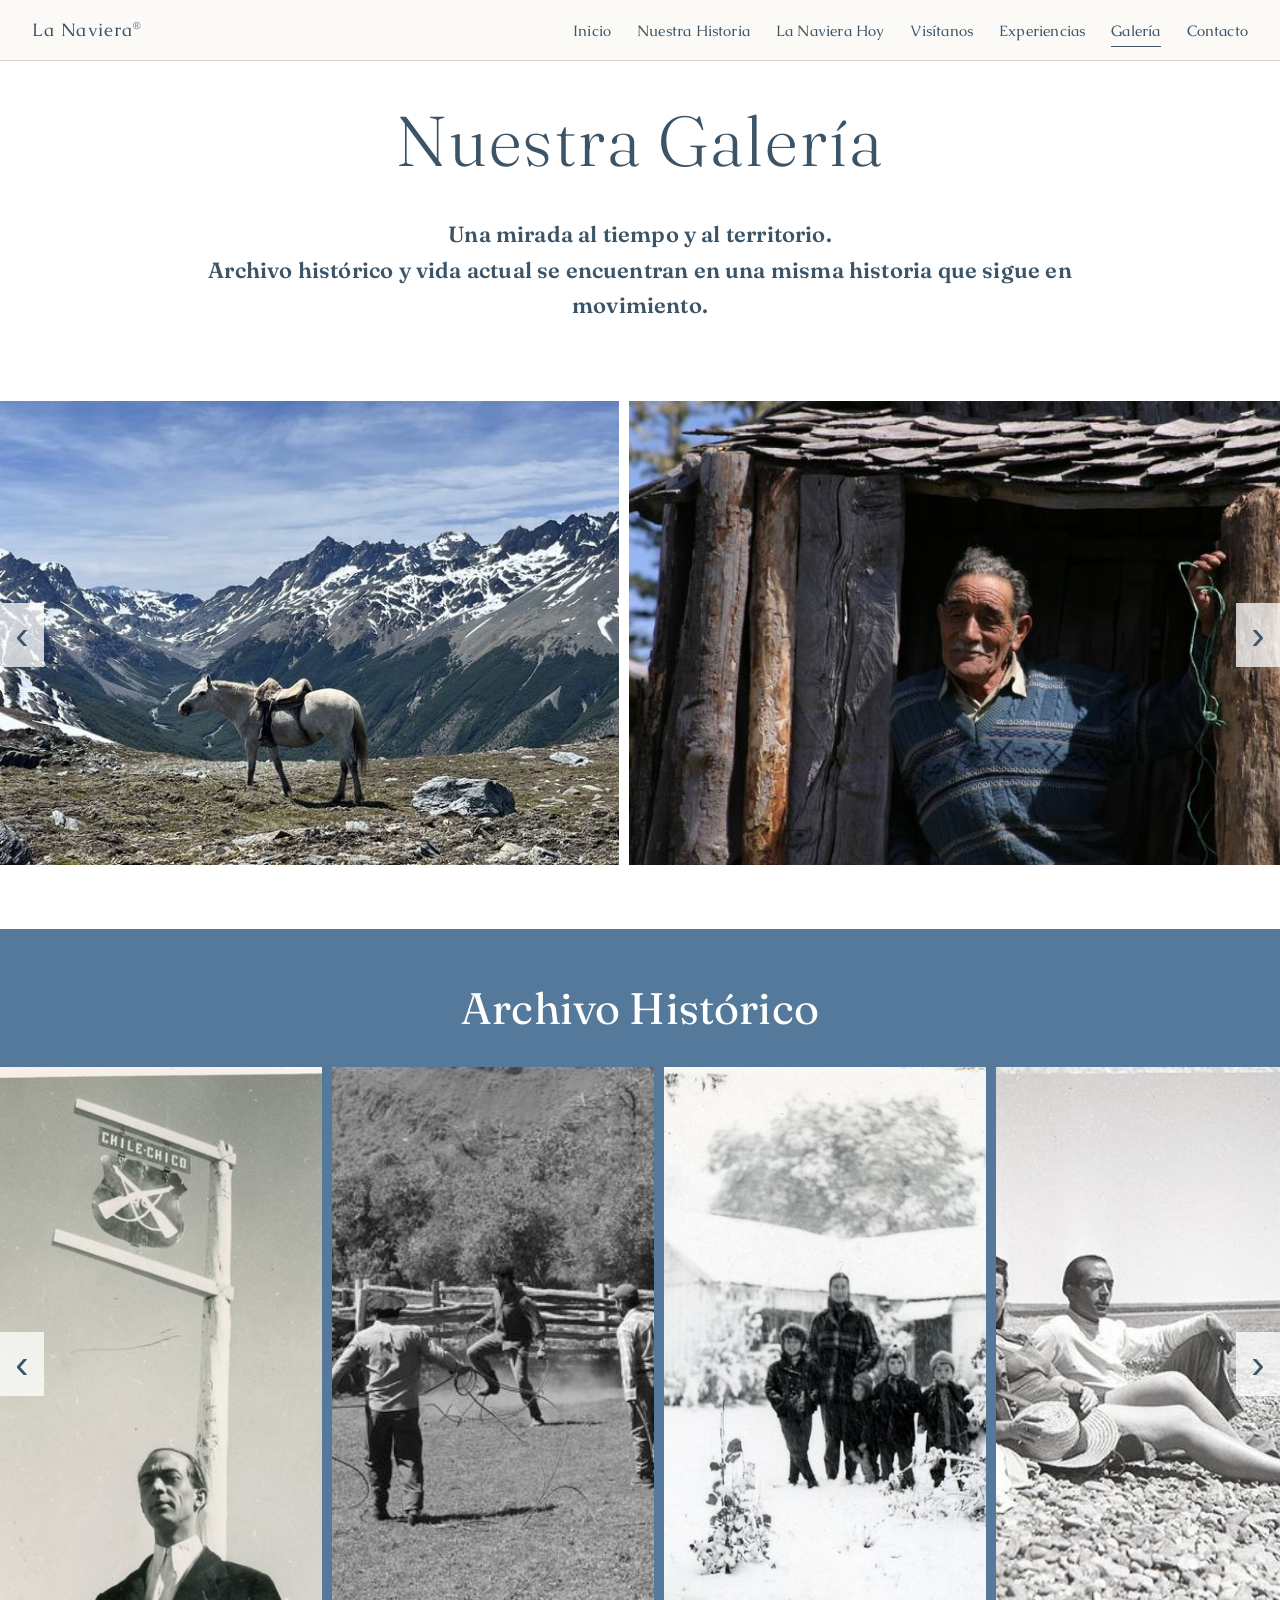
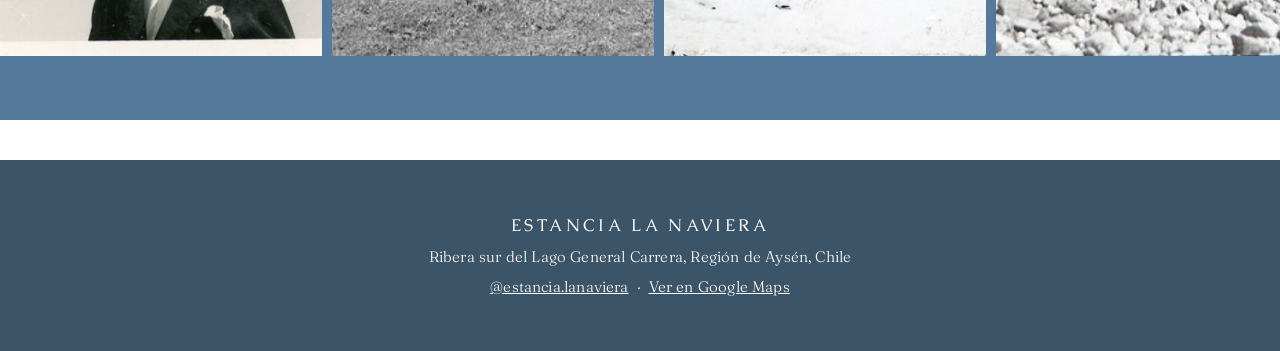
<file: galeria/index.html>
<!doctype html>
<html lang="es">
<head>
<meta charset="utf-8">
<meta name="viewport" content="width=device-width, initial-scale=1">
<title>Galería | Estancia La Naviera</title>
<meta name="description" content="Fotos actuales y archivo histórico de La Naviera, estancia en el Lago General Carrera.">
<meta property="og:title" content="Galería | Estancia La Naviera">
<meta property="og:description" content="Fotos actuales y archivo histórico de La Naviera, estancia en el Lago General Carrera.">
<meta property="og:type" content="website">
<meta property="og:image" content="https://lanaviera.cl/images/inicio-hero.jpg">
<link rel="preconnect" href="https://fonts.googleapis.com">
<link rel="preconnect" href="https://fonts.gstatic.com" crossorigin>
<link href="https://fonts.googleapis.com/css2?family=Caudex:wght@400;700&family=Forum&family=Fraunces:opsz,wght@9..144,300;9..144,400;9..144,600&family=Lato:ital,wght@0,300;0,400;0,700;1,300&display=swap" rel="stylesheet">
<link rel="stylesheet" href="../assets/site.css">
</head>
<body>
<header class="site">
  <a class="brand" href="../">La Naviera<sup>®</sup></a>
  <button class="menu-btn" aria-expanded="false" aria-controls="nav">Menú</button>
  <nav id="nav" aria-label="Principal"><ul><li><a href="../">Inicio</a></li><li><a href="../nuestra-historia/">Nuestra Historia</a></li><li><a href="../la-naviera-hoy/">La Naviera Hoy</a></li><li><a href="../visitanos/">Visítanos</a></li><li><a href="../experiencias/">Experiencias</a></li><li><a href="../galeria/" aria-current="page">Galería</a></li><li><a href="../contacto/">Contacto</a></li></ul></nav>
</header>
<main>

<section class="w-title">
  <h1 class="display">Nuestra Galería</h1>
  <p class="strong">Una mirada al tiempo y al territorio.<br>Archivo histórico y vida actual se encuentran en una misma historia que sigue en movimiento.</p>
</section>
<section class="w-sec flush"><div class="slider wide"><button class="sl-prev" aria-label="Anterior">&#8249;</button><div class="sl-track"><a class="slide" href="../images/galeria/actual/01.jpg"><img src="../images/galeria/actual/01-t.jpg" alt="La Naviera hoy, foto 1" loading="lazy"></a><a class="slide" href="../images/galeria/actual/02.jpg"><img src="../images/galeria/actual/02-t.jpg" alt="La Naviera hoy, foto 2" loading="lazy"></a><a class="slide" href="../images/galeria/actual/03.jpg"><img src="../images/galeria/actual/03-t.jpg" alt="La Naviera hoy, foto 3" loading="lazy"></a><a class="slide" href="../images/galeria/actual/04.jpg"><img src="../images/galeria/actual/04-t.jpg" alt="La Naviera hoy, foto 4" loading="lazy"></a><a class="slide" href="../images/galeria/actual/05.jpg"><img src="../images/galeria/actual/05-t.jpg" alt="La Naviera hoy, foto 5" loading="lazy"></a><a class="slide" href="../images/galeria/actual/06.jpg"><img src="../images/galeria/actual/06-t.jpg" alt="La Naviera hoy, foto 6" loading="lazy"></a><a class="slide" href="../images/galeria/actual/07.jpg"><img src="../images/galeria/actual/07-t.jpg" alt="La Naviera hoy, foto 7" loading="lazy"></a><a class="slide" href="../images/galeria/actual/08.jpg"><img src="../images/galeria/actual/08-t.jpg" alt="La Naviera hoy, foto 8" loading="lazy"></a><a class="slide" href="../images/galeria/actual/09.jpg"><img src="../images/galeria/actual/09-t.jpg" alt="La Naviera hoy, foto 9" loading="lazy"></a><a class="slide" href="../images/galeria/actual/10.jpg"><img src="../images/galeria/actual/10-t.jpg" alt="La Naviera hoy, foto 10" loading="lazy"></a><a class="slide" href="../images/galeria/actual/11.jpg"><img src="../images/galeria/actual/11-t.jpg" alt="La Naviera hoy, foto 11" loading="lazy"></a><a class="slide" href="../images/galeria/actual/12.jpg"><img src="../images/galeria/actual/12-t.jpg" alt="La Naviera hoy, foto 12" loading="lazy"></a><a class="slide" href="../images/galeria/actual/13.jpg"><img src="../images/galeria/actual/13-t.jpg" alt="La Naviera hoy, foto 13" loading="lazy"></a><a class="slide" href="../images/galeria/actual/14.jpg"><img src="../images/galeria/actual/14-t.jpg" alt="La Naviera hoy, foto 14" loading="lazy"></a><a class="slide" href="../images/galeria/actual/15.jpg"><img src="../images/galeria/actual/15-t.jpg" alt="La Naviera hoy, foto 15" loading="lazy"></a><a class="slide" href="../images/galeria/actual/16.jpg"><img src="../images/galeria/actual/16-t.jpg" alt="La Naviera hoy, foto 16" loading="lazy"></a><a class="slide" href="../images/galeria/actual/17.jpg"><img src="../images/galeria/actual/17-t.jpg" alt="La Naviera hoy, foto 17" loading="lazy"></a><a class="slide" href="../images/galeria/actual/18.jpg"><img src="../images/galeria/actual/18-t.jpg" alt="La Naviera hoy, foto 18" loading="lazy"></a><a class="slide" href="../images/galeria/actual/19.jpg"><img src="../images/galeria/actual/19-t.jpg" alt="La Naviera hoy, foto 19" loading="lazy"></a><a class="slide" href="../images/galeria/actual/20.jpg"><img src="../images/galeria/actual/20-t.jpg" alt="La Naviera hoy, foto 20" loading="lazy"></a><a class="slide" href="../images/galeria/actual/21.jpg"><img src="../images/galeria/actual/21-t.jpg" alt="La Naviera hoy, foto 21" loading="lazy"></a><a class="slide" href="../images/galeria/actual/22.jpg"><img src="../images/galeria/actual/22-t.jpg" alt="La Naviera hoy, foto 22" loading="lazy"></a><a class="slide" href="../images/galeria/actual/23.jpg"><img src="../images/galeria/actual/23-t.jpg" alt="La Naviera hoy, foto 23" loading="lazy"></a><a class="slide" href="../images/galeria/actual/24.jpg"><img src="../images/galeria/actual/24-t.jpg" alt="La Naviera hoy, foto 24" loading="lazy"></a><a class="slide" href="../images/galeria/actual/25.jpg"><img src="../images/galeria/actual/25-t.jpg" alt="La Naviera hoy, foto 25" loading="lazy"></a></div><button class="sl-next" aria-label="Siguiente">&#8250;</button></div></section>
<section class="archive-band">
  <h2>Archivo Histórico</h2>
  <div class="slider tall"><button class="sl-prev" aria-label="Anterior">&#8249;</button><div class="sl-track"><a class="slide" href="../images/galeria/archivo/01.jpg"><img src="../images/galeria/archivo/01-t.jpg" alt="Archivo histórico, foto 1" loading="lazy"></a><a class="slide" href="../images/galeria/archivo/02.jpg"><img src="../images/galeria/archivo/02-t.jpg" alt="Archivo histórico, foto 2" loading="lazy"></a><a class="slide" href="../images/galeria/archivo/03.jpg"><img src="../images/galeria/archivo/03-t.jpg" alt="Archivo histórico, foto 3" loading="lazy"></a><a class="slide" href="../images/galeria/archivo/04.jpg"><img src="../images/galeria/archivo/04-t.jpg" alt="Archivo histórico, foto 4" loading="lazy"></a><a class="slide" href="../images/galeria/archivo/05.jpg"><img src="../images/galeria/archivo/05-t.jpg" alt="Archivo histórico, foto 5" loading="lazy"></a><a class="slide" href="../images/galeria/archivo/06.jpg"><img src="../images/galeria/archivo/06-t.jpg" alt="Archivo histórico, foto 6" loading="lazy"></a><a class="slide" href="../images/galeria/archivo/07.jpg"><img src="../images/galeria/archivo/07-t.jpg" alt="Archivo histórico, foto 7" loading="lazy"></a><a class="slide" href="../images/galeria/archivo/08.jpg"><img src="../images/galeria/archivo/08-t.jpg" alt="Archivo histórico, foto 8" loading="lazy"></a><a class="slide" href="../images/galeria/archivo/09.jpg"><img src="../images/galeria/archivo/09-t.jpg" alt="Archivo histórico, foto 9" loading="lazy"></a><a class="slide" href="../images/galeria/archivo/10.jpg"><img src="../images/galeria/archivo/10-t.jpg" alt="Archivo histórico, foto 10" loading="lazy"></a><a class="slide" href="../images/galeria/archivo/11.jpg"><img src="../images/galeria/archivo/11-t.jpg" alt="Archivo histórico, foto 11" loading="lazy"></a><a class="slide" href="../images/galeria/archivo/12.jpg"><img src="../images/galeria/archivo/12-t.jpg" alt="Archivo histórico, foto 12" loading="lazy"></a><a class="slide" href="../images/galeria/archivo/13.jpg"><img src="../images/galeria/archivo/13-t.jpg" alt="Archivo histórico, foto 13" loading="lazy"></a><a class="slide" href="../images/galeria/archivo/14.jpg"><img src="../images/galeria/archivo/14-t.jpg" alt="Archivo histórico, foto 14" loading="lazy"></a><a class="slide" href="../images/galeria/archivo/15.jpg"><img src="../images/galeria/archivo/15-t.jpg" alt="Archivo histórico, foto 15" loading="lazy"></a><a class="slide" href="../images/galeria/archivo/16.jpg"><img src="../images/galeria/archivo/16-t.jpg" alt="Archivo histórico, foto 16" loading="lazy"></a><a class="slide" href="../images/galeria/archivo/17.jpg"><img src="../images/galeria/archivo/17-t.jpg" alt="Archivo histórico, foto 17" loading="lazy"></a><a class="slide" href="../images/galeria/archivo/18.jpg"><img src="../images/galeria/archivo/18-t.jpg" alt="Archivo histórico, foto 18" loading="lazy"></a><a class="slide" href="../images/galeria/archivo/19.jpg"><img src="../images/galeria/archivo/19-t.jpg" alt="Archivo histórico, foto 19" loading="lazy"></a><a class="slide" href="../images/galeria/archivo/20.jpg"><img src="../images/galeria/archivo/20-t.jpg" alt="Archivo histórico, foto 20" loading="lazy"></a><a class="slide" href="../images/galeria/archivo/21.jpg"><img src="../images/galeria/archivo/21-t.jpg" alt="Archivo histórico, foto 21" loading="lazy"></a><a class="slide" href="../images/galeria/archivo/22.jpg"><img src="../images/galeria/archivo/22-t.jpg" alt="Archivo histórico, foto 22" loading="lazy"></a></div><button class="sl-next" aria-label="Siguiente">&#8250;</button></div>
</section>

</main>
<footer class="site">
  <p class="foot-name">Estancia La Naviera</p>
  <p>Ribera sur del Lago General Carrera, Región de Aysén, Chile</p>
  <p><a href="https://www.instagram.com/estancia.lanaviera/" rel="noopener">@estancia.lanaviera</a> &nbsp;·&nbsp; <a href="https://www.google.com/maps/place/Estancia+La+Naviera/@-46.8469447,-72.7045841,15z/data=!3m1!4b1!4m6!3m5!1s0xae4b30122d4ef925:0x370ae4fd4bd5f551!8m2!3d-46.8469448!4d-72.7045841!16s%2Fg%2F11vymwhdpd?entry=ttu&g_ep=EgoyMDI2MDMxOC4xIKXMDSoASAFQAw%3D%3D" rel="noopener">Ver en Google Maps</a></p>
</footer>
<dialog id="lightbox"><button class="lb-close" aria-label="Cerrar">&times;</button><img alt=""></dialog>
<script src="../assets/site.js"></script>
</body>
</html>
</file>
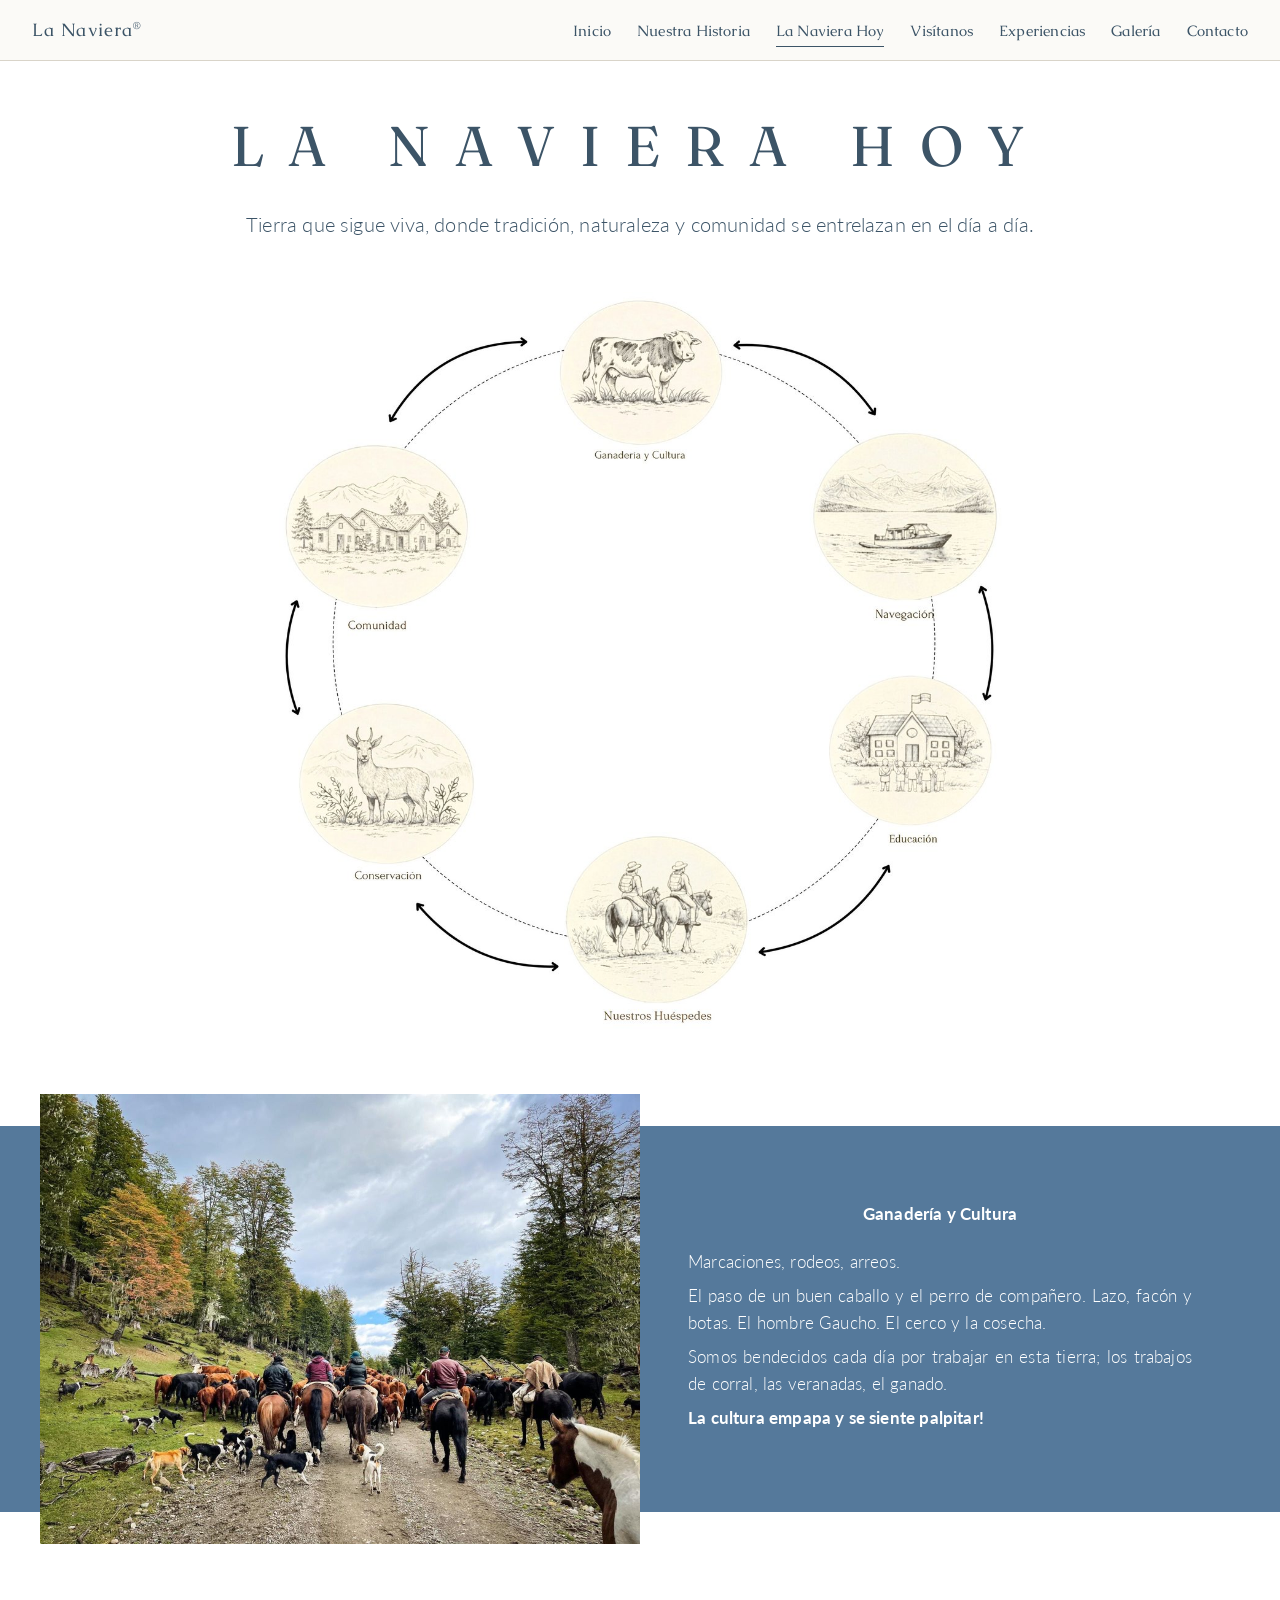
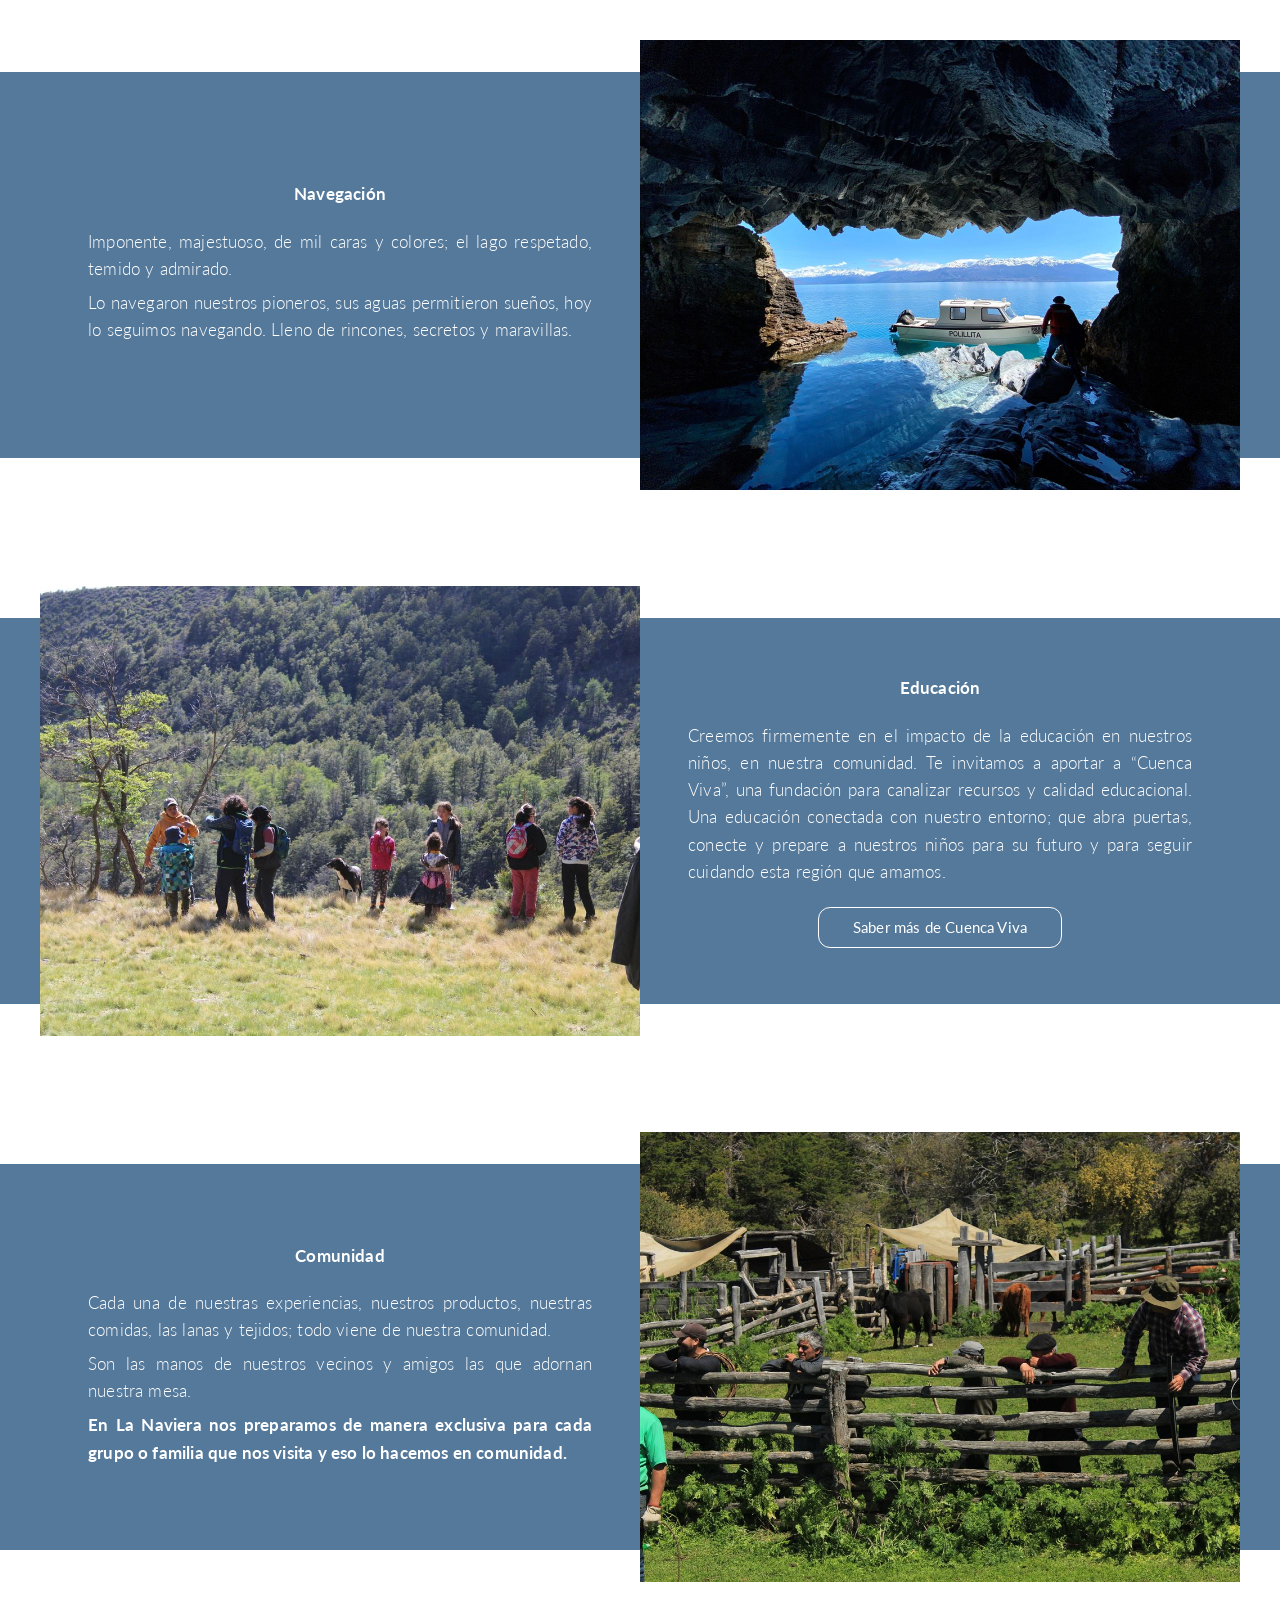
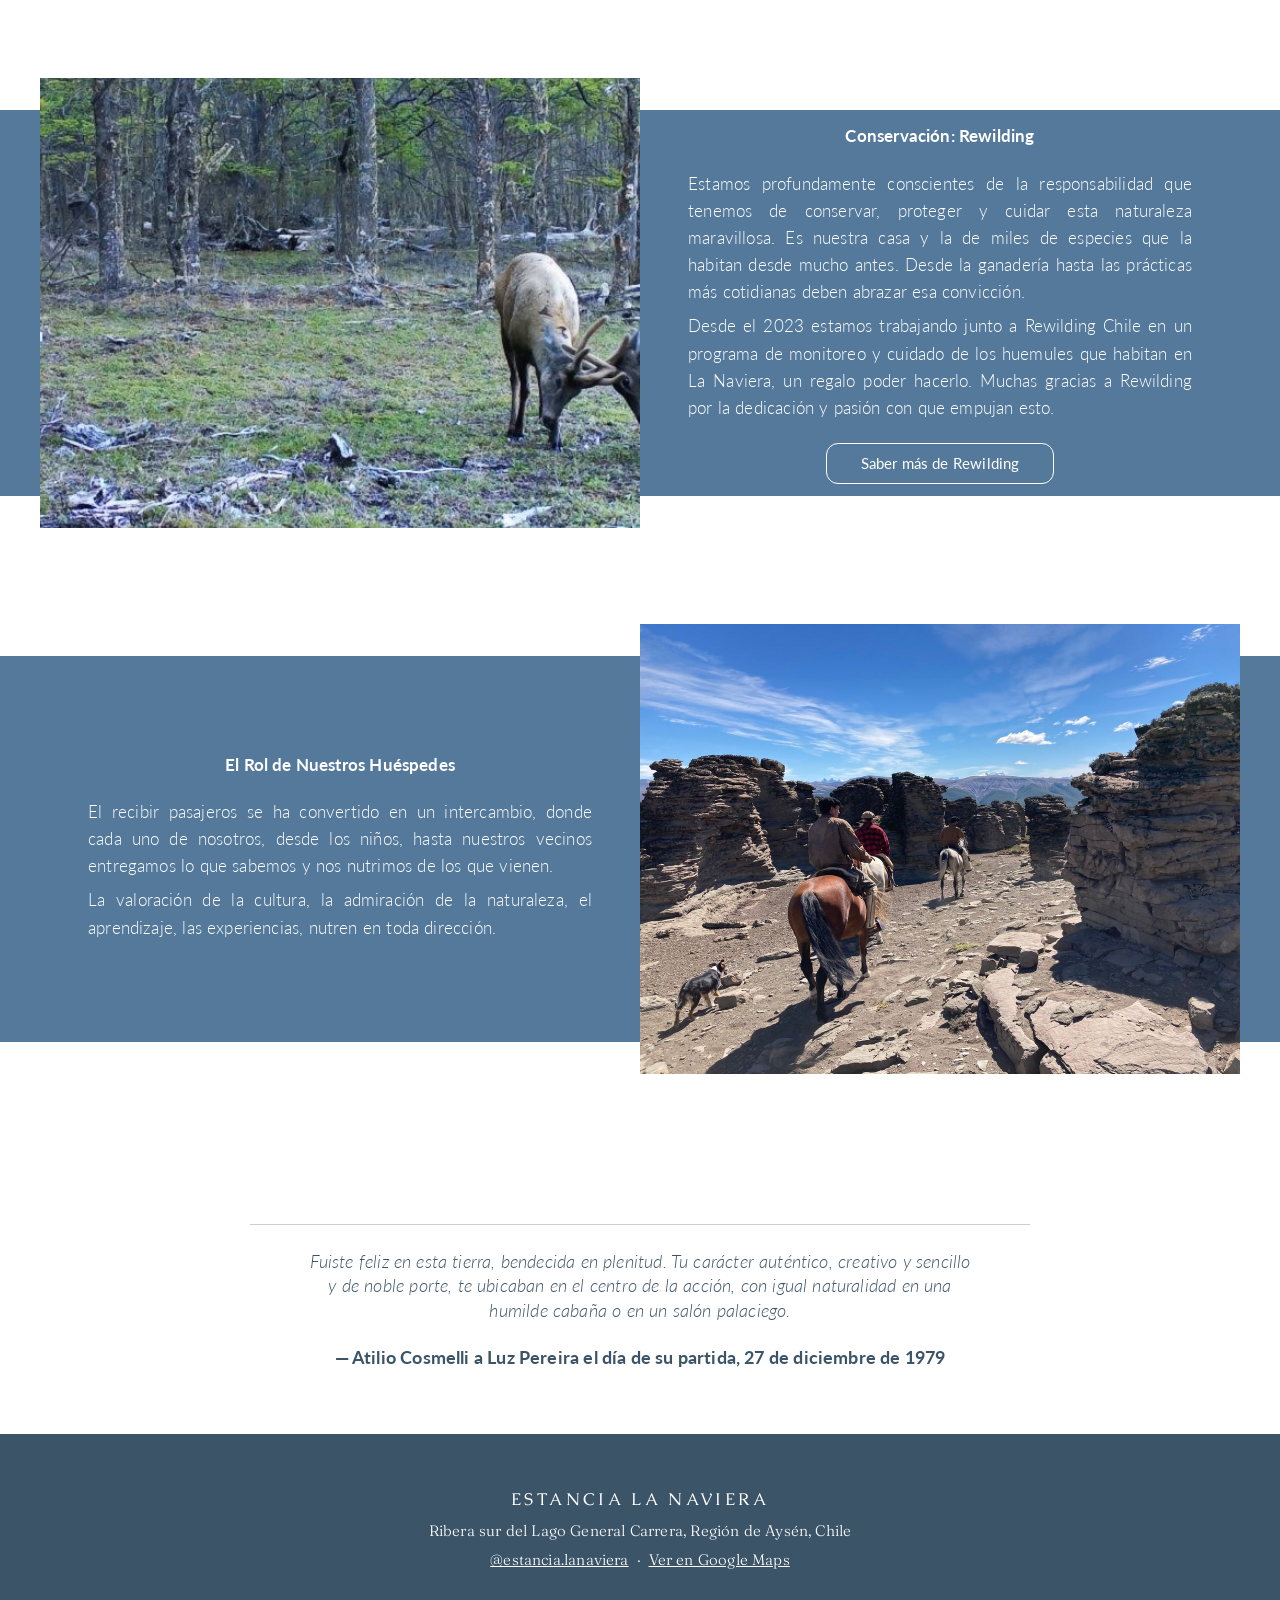
<file: la-naviera-hoy/index.html>
<!doctype html>
<html lang="es">
<head>
<meta charset="utf-8">
<meta name="viewport" content="width=device-width, initial-scale=1">
<title>La Naviera Hoy | Estancia La Naviera</title>
<meta name="description" content="Ganadería, navegación, educación, comunidad y conservación: cómo se vive hoy en La Naviera, Lago General Carrera.">
<meta property="og:title" content="La Naviera Hoy | Estancia La Naviera">
<meta property="og:description" content="Ganadería, navegación, educación, comunidad y conservación: cómo se vive hoy en La Naviera, Lago General Carrera.">
<meta property="og:type" content="website">
<meta property="og:image" content="https://lanaviera.cl/images/inicio-hero.jpg">
<link rel="preconnect" href="https://fonts.googleapis.com">
<link rel="preconnect" href="https://fonts.gstatic.com" crossorigin>
<link href="https://fonts.googleapis.com/css2?family=Caudex:wght@400;700&family=Forum&family=Fraunces:opsz,wght@9..144,300;9..144,400;9..144,600&family=Lato:ital,wght@0,300;0,400;0,700;1,300&display=swap" rel="stylesheet">
<link rel="stylesheet" href="../assets/site.css">
</head>
<body>
<header class="site">
  <a class="brand" href="../">La Naviera<sup>®</sup></a>
  <button class="menu-btn" aria-expanded="false" aria-controls="nav">Menú</button>
  <nav id="nav" aria-label="Principal"><ul><li><a href="../">Inicio</a></li><li><a href="../nuestra-historia/">Nuestra Historia</a></li><li><a href="../la-naviera-hoy/" aria-current="page">La Naviera Hoy</a></li><li><a href="../visitanos/">Visítanos</a></li><li><a href="../experiencias/">Experiencias</a></li><li><a href="../galeria/">Galería</a></li><li><a href="../contacto/">Contacto</a></li></ul></nav>
</header>
<main>

<section class="w-title">
  <h1 class="spaced">La Naviera Hoy</h1>
  <p>Tierra que sigue viva, donde tradición, naturaleza y comunidad se entrelazan en el día a día.</p>
</section>
<section class="icons"><img src="../images/hoy/iconos.jpg" alt="Ganadería y Cultura, Navegación, Comunidad, Educación, Conservación y Nuestros Huéspedes" loading="lazy"><a href="#ganaderia" style="left:50%;top:12%" aria-label="Ganadería y Cultura"></a><a href="#navegacion" style="left:80.8%;top:31%" aria-label="Navegación"></a><a href="#comunidad" style="left:19.8%;top:32.6%" aria-label="Comunidad"></a><a href="#educacion" style="left:81.4%;top:62%" aria-label="Educación"></a><a href="#conservacion" style="left:20.6%;top:66.6%" aria-label="Conservación"></a><a href="#huespedes" style="left:52%;top:84.8%" aria-label="Nuestros Huéspedes"></a></section>
<section class="bands">
<div class="band-row " id="ganaderia"><figure><img src="../images/hoy/ganaderia.jpg" alt="Arreo de ganado en La Naviera" loading="lazy"></figure><div class="band-copy"><h3>Ganadería y Cultura</h3><p>Marcaciones, rodeos, arreos.</p><p>El paso de un buen caballo y el perro de compañero. Lazo, facón y botas. El hombre Gaucho. El cerco y la cosecha.</p><p>Somos bendecidos cada día por trabajar en esta tierra; los trabajos de corral, las veranadas, el ganado.</p><p><strong>La cultura empapa y se siente palpitar!</strong></p></div></div>
<div class="band-row img-right" id="navegacion"><figure><img src="../images/hoy/navegacion.jpg" alt="Lancha en las cavernas de mármol" loading="lazy"></figure><div class="band-copy"><h3>Navegación</h3><p>Imponente, majestuoso, de mil caras y colores; el lago respetado, temido y admirado.</p><p>Lo navegaron nuestros pioneros, sus aguas permitieron sueños, hoy lo seguimos navegando. Lleno de rincones, secretos y maravillas.</p></div></div>
<div class="band-row " id="educacion"><figure><img src="../images/hoy/educacion.jpg" alt="Niños de la comunidad" loading="lazy"></figure><div class="band-copy"><h3>Educación</h3><p>Creemos firmemente en el impacto de la educación en nuestros niños, en nuestra comunidad. Te invitamos a aportar a “Cuenca Viva”, una fundación para canalizar recursos y calidad educacional. Una educación conectada con nuestro entorno; que abra puertas, conecte y prepare a nuestros niños para su futuro y para seguir cuidando esta región que amamos.</p><a class="pill outline" href="https://www.cuencaviva.org/" rel="noopener">Saber más de Cuenca Viva</a></div></div>
<div class="band-row img-right" id="comunidad"><figure><img src="../images/hoy/comunidad.jpg" alt="Marcación con vecinos y amigos" loading="lazy"></figure><div class="band-copy"><h3>Comunidad</h3><p>Cada una de nuestras experiencias, nuestros productos, nuestras comidas, las lanas y tejidos; todo viene de nuestra comunidad.</p><p>Son las manos de nuestros vecinos y amigos las que adornan nuestra mesa.</p><p><strong>En La Naviera nos preparamos de manera exclusiva para cada grupo o familia que nos visita y eso lo hacemos en comunidad.</strong></p></div></div>
<div class="band-row " id="conservacion"><figure><img src="../images/hoy/conservacion.jpg" alt="Huemul" loading="lazy"></figure><div class="band-copy"><h3>Conservación: Rewilding</h3><p>Estamos profundamente conscientes de la responsabilidad que tenemos de conservar, proteger y cuidar esta naturaleza maravillosa. Es nuestra casa y la de miles de especies que la habitan desde mucho antes. Desde la ganadería hasta las prácticas más cotidianas deben abrazar esa convicción.</p><p>Desde el 2023 estamos trabajando junto a Rewilding Chile en un programa de monitoreo y cuidado de los huemules que habitan en La Naviera, un regalo poder hacerlo. Muchas gracias a Rewilding por la dedicación y pasión con que empujan esto.</p><a class="pill outline" href="https://www.rewildingchile.org/proyectos/corredor-nacional-del-huemul/" rel="noopener">Saber más de Rewilding</a></div></div>
<div class="band-row img-right" id="huespedes"><figure><img src="../images/hoy/huespedes.jpg" alt="Huéspedes en La Naviera" loading="lazy"></figure><div class="band-copy"><h3>El Rol de Nuestros Huéspedes</h3><p>El recibir pasajeros se ha convertido en un intercambio, donde cada uno de nosotros, desde los niños, hasta nuestros vecinos entregamos lo que sabemos y nos nutrimos de los que vienen.</p><p>La valoración de la cultura, la admiración de la naturaleza, el aprendizaje, las experiencias, nutren en toda dirección.</p></div></div>
</section>
<section class="w-quote"><hr class="rule"><blockquote><span>Fuiste feliz en esta tierra, bendecida en plenitud. Tu carácter auténtico, creativo y sencillo</span><span>y de noble porte, te ubicaban en el centro de la acción, con igual naturalidad en una</span><span>humilde cabaña o en un salón palaciego.</span><cite>Atilio Cosmelli a Luz Pereira el día de su partida, 27 de diciembre de 1979</cite></blockquote></section>

</main>
<footer class="site">
  <p class="foot-name">Estancia La Naviera</p>
  <p>Ribera sur del Lago General Carrera, Región de Aysén, Chile</p>
  <p><a href="https://www.instagram.com/estancia.lanaviera/" rel="noopener">@estancia.lanaviera</a> &nbsp;·&nbsp; <a href="https://www.google.com/maps/place/Estancia+La+Naviera/@-46.8469447,-72.7045841,15z/data=!3m1!4b1!4m6!3m5!1s0xae4b30122d4ef925:0x370ae4fd4bd5f551!8m2!3d-46.8469448!4d-72.7045841!16s%2Fg%2F11vymwhdpd?entry=ttu&g_ep=EgoyMDI2MDMxOC4xIKXMDSoASAFQAw%3D%3D" rel="noopener">Ver en Google Maps</a></p>
</footer>
<dialog id="lightbox"><button class="lb-close" aria-label="Cerrar">&times;</button><img alt=""></dialog>
<script src="../assets/site.js"></script>
</body>
</html>
</file>
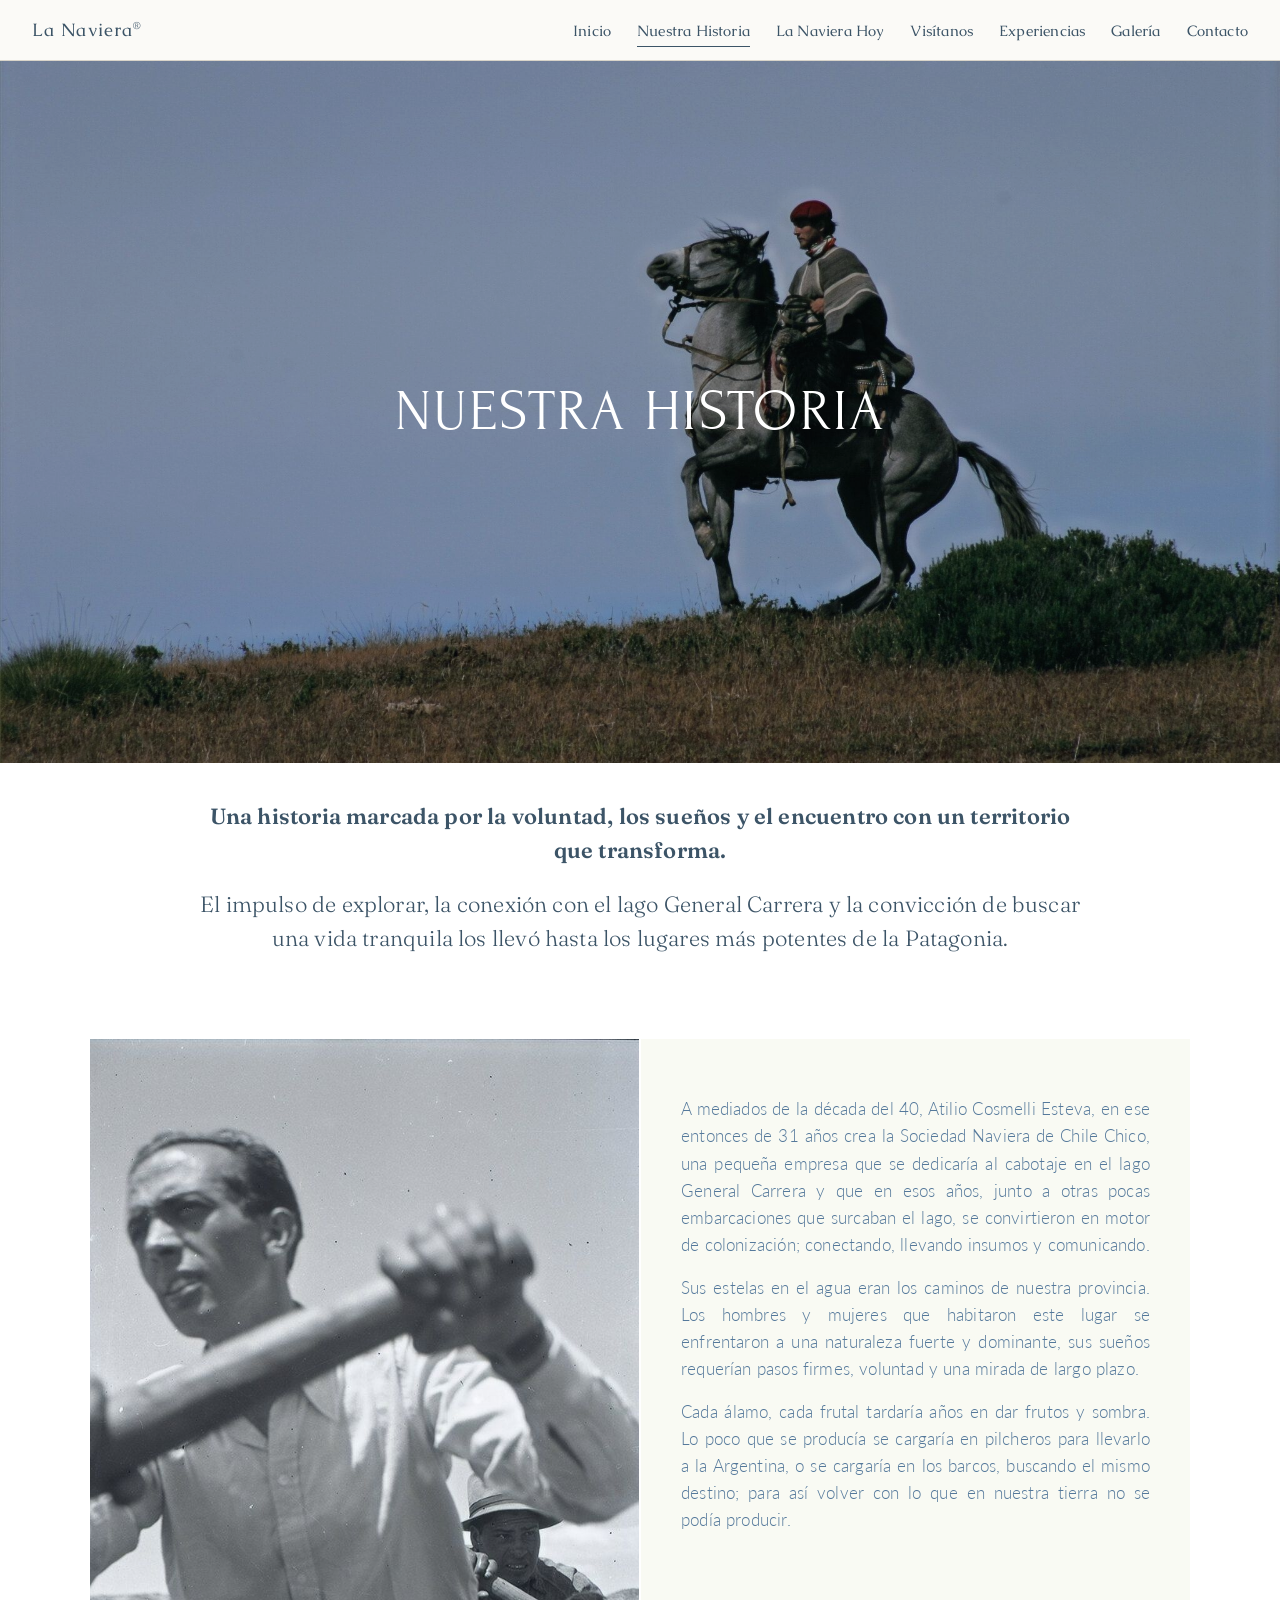
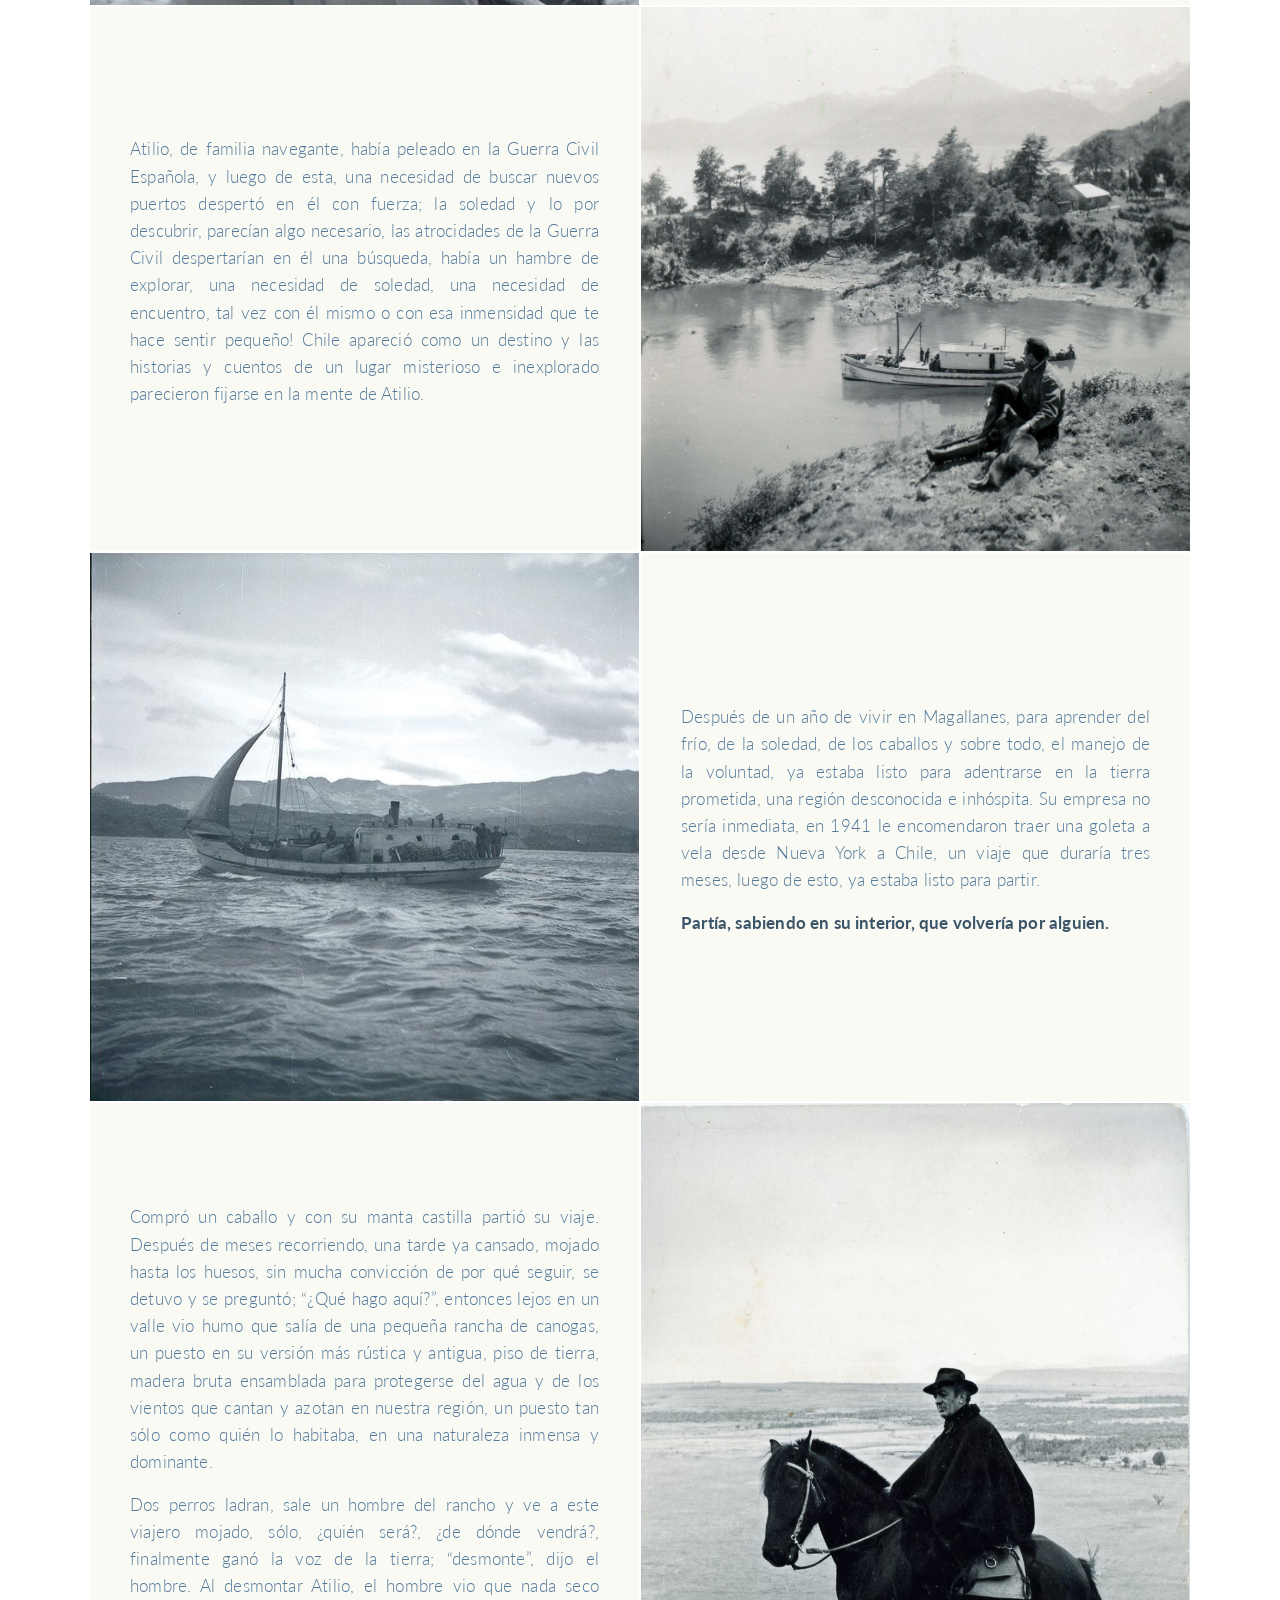
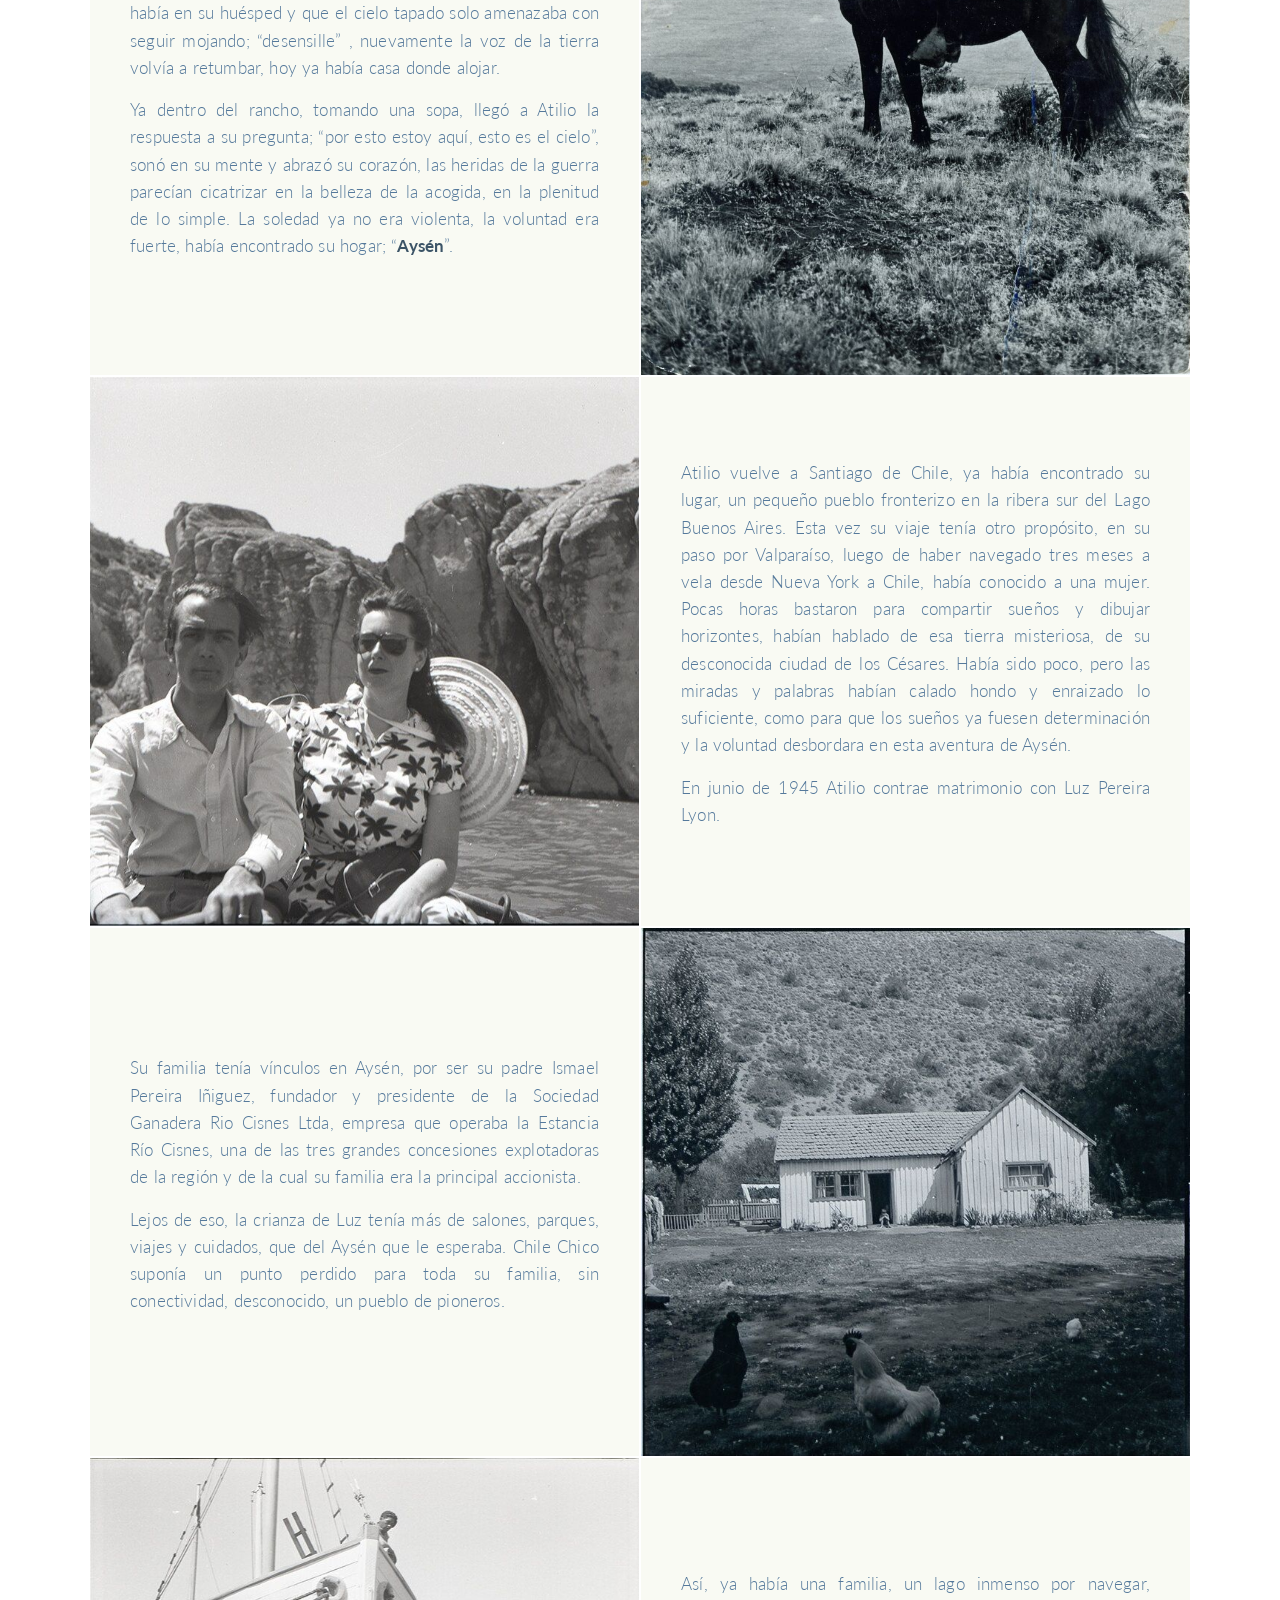
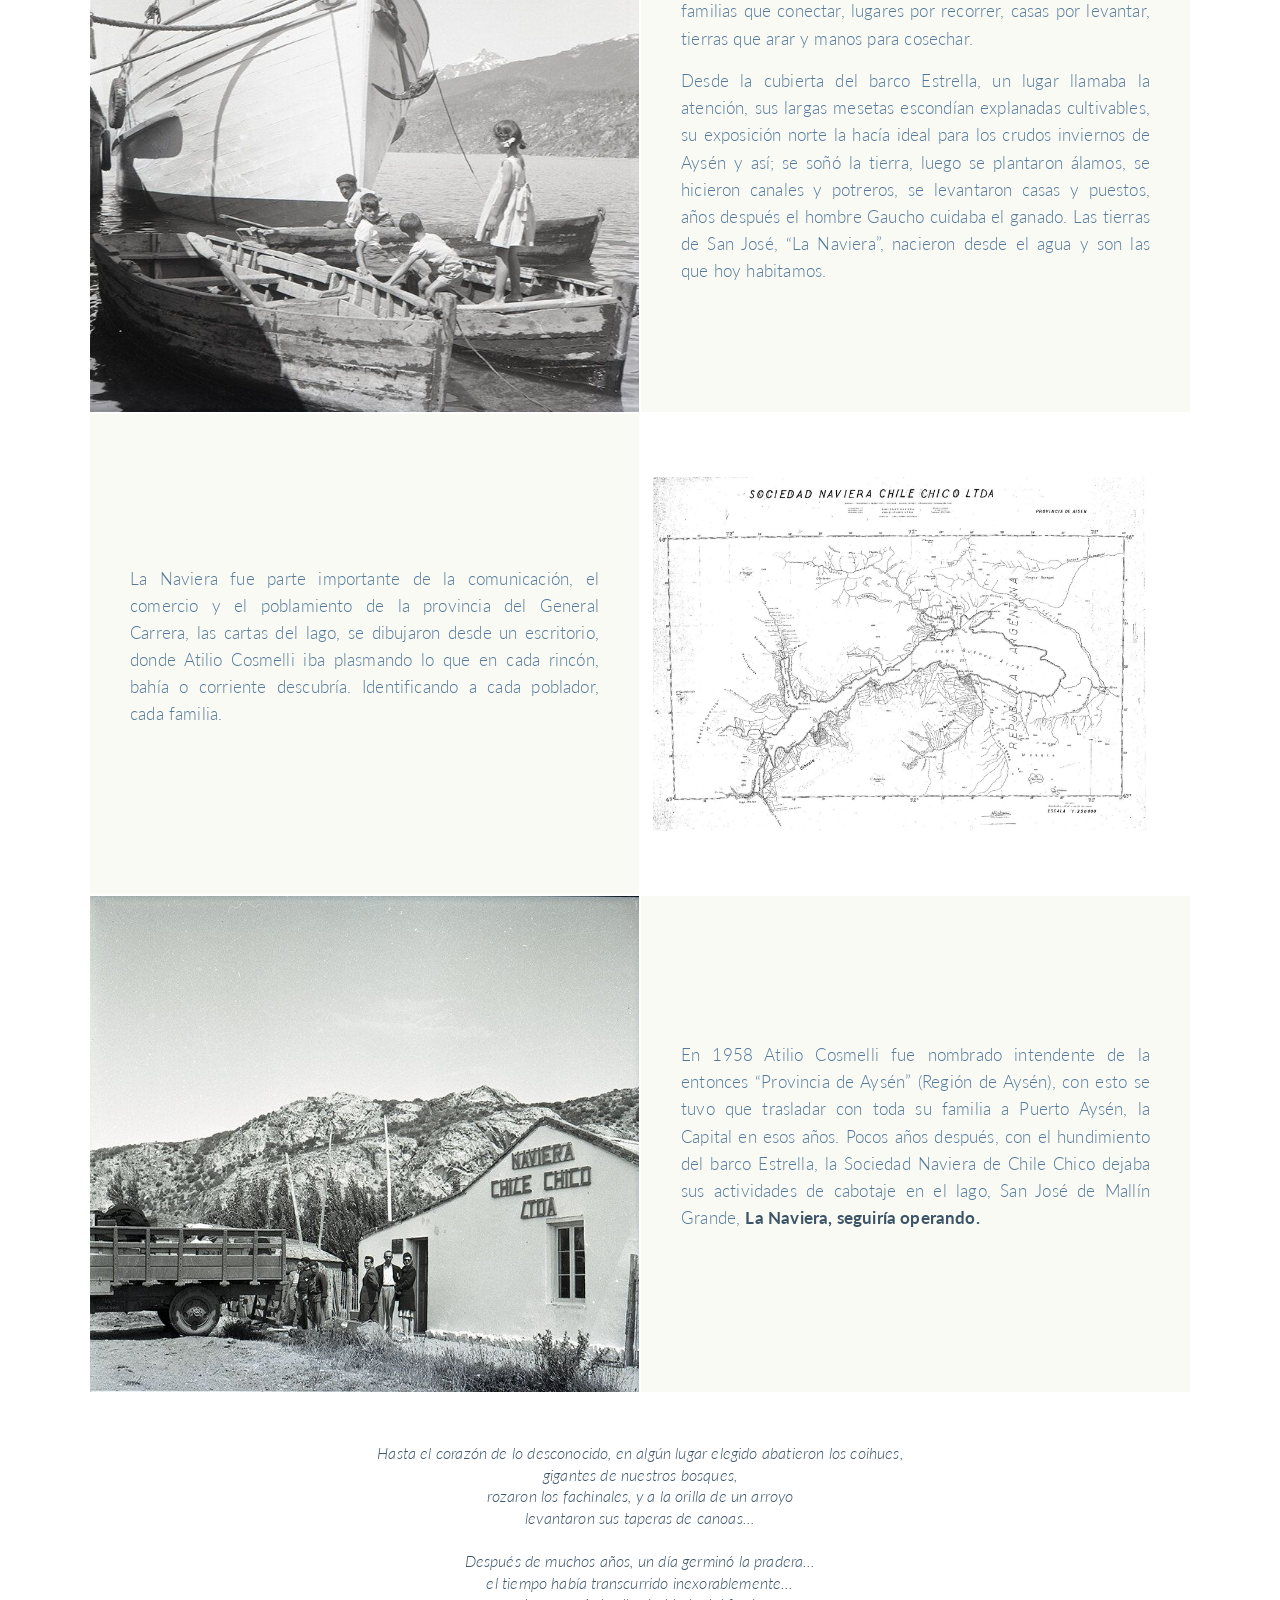
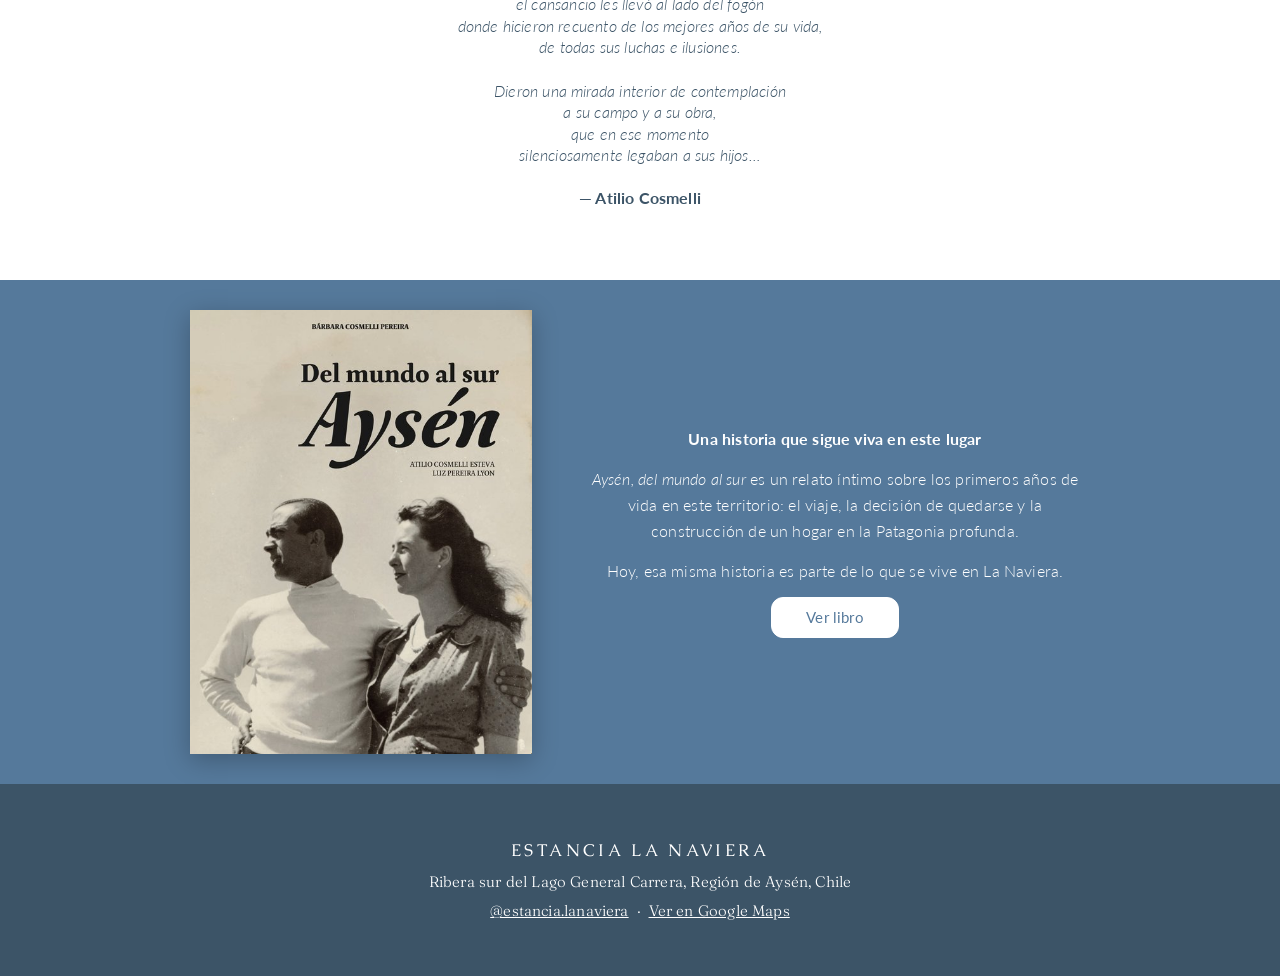
<file: nuestra-historia/index.html>
<!doctype html>
<html lang="es">
<head>
<meta charset="utf-8">
<meta name="viewport" content="width=device-width, initial-scale=1">
<title>Nuestra Historia | La Naviera</title>
<meta name="description" content="La historia de La Naviera: Atilio Cosmelli, la Sociedad Naviera de Chile Chico y la colonización del Lago General Carrera.">
<meta property="og:title" content="Nuestra Historia | La Naviera">
<meta property="og:description" content="La historia de La Naviera: Atilio Cosmelli, la Sociedad Naviera de Chile Chico y la colonización del Lago General Carrera.">
<meta property="og:type" content="website">
<meta property="og:image" content="https://lanaviera.cl/images/inicio-hero.jpg">
<link rel="preconnect" href="https://fonts.googleapis.com">
<link rel="preconnect" href="https://fonts.gstatic.com" crossorigin>
<link href="https://fonts.googleapis.com/css2?family=Caudex:wght@400;700&family=Forum&family=Fraunces:opsz,wght@9..144,300;9..144,400;9..144,600&family=Lato:ital,wght@0,300;0,400;0,700;1,300&display=swap" rel="stylesheet">
<link rel="stylesheet" href="../assets/site.css">
</head>
<body>
<header class="site">
  <a class="brand" href="../">La Naviera<sup>®</sup></a>
  <button class="menu-btn" aria-expanded="false" aria-controls="nav">Menú</button>
  <nav id="nav" aria-label="Principal"><ul><li><a href="../">Inicio</a></li><li><a href="../nuestra-historia/" aria-current="page">Nuestra Historia</a></li><li><a href="../la-naviera-hoy/">La Naviera Hoy</a></li><li><a href="../visitanos/">Visítanos</a></li><li><a href="../experiencias/">Experiencias</a></li><li><a href="../galeria/">Galería</a></li><li><a href="../contacto/">Contacto</a></li></ul></nav>
</header>
<main>

<section class="w-hero forum"><img src="../images/historia/cabecera.jpg" alt="" fetchpriority="high"><div class="hero-text"><h1>Nuestra Historia</h1></div></section>
<section class="w-intro">
  <p class="strong">Una historia marcada por la voluntad, los sueños y el encuentro con un territorio que transforma.</p>
  <p>El impulso de explorar, la conexión con el lago General Carrera y la convicción de buscar una vida tranquila los llevó hasta los lugares más potentes de la Patagonia.</p>
</section>
<section class="zigzag"><div class="zz "><figure><img src="../images/historia/atilio-3.jpg" alt="Atilio Cosmelli" loading="lazy"></figure><div class="zz-text"><p>A mediados de la década del 40, Atilio Cosmelli Esteva, en ese entonces de 31 años crea la Sociedad Naviera de Chile Chico, una pequeña empresa que se dedicaría al cabotaje en el lago General Carrera y que en esos años, junto a otras pocas embarcaciones que surcaban el lago, se convirtieron en motor de colonización; conectando, llevando insumos y comunicando.</p><p>Sus estelas en el agua eran los caminos de nuestra provincia. Los hombres y mujeres que habitaron este lugar se enfrentaron a una naturaleza fuerte y dominante, sus sueños requerían pasos firmes, voluntad y una mirada de largo plazo.</p><p>Cada álamo, cada frutal tardaría años en dar frutos y sombra. Lo poco que se producía se cargaría en pilcheros para llevarlo a la Argentina, o se cargaría en los barcos, buscando el mismo destino; para así volver con lo que en nuestra tierra no se podía producir.</p></div></div><div class="zz img-right"><figure><img src="../images/historia/atilio-5.jpg" alt="Atilio Cosmelli" loading="lazy"></figure><div class="zz-text"><p>Atilio, de familia navegante, había peleado en la Guerra Civil Española, y luego de esta, una necesidad de buscar nuevos puertos despertó en él con fuerza; la soledad y lo por descubrir, parecían algo necesario, las atrocidades de la Guerra Civil despertarían en él una búsqueda, había un hambre de explorar, una necesidad de soledad, una necesidad de encuentro, tal vez con él mismo o con esa inmensidad que te hace sentir pequeño! Chile apareció como un destino y las historias y cuentos de un lugar misterioso e inexplorado parecieron fijarse en la mente de Atilio.</p></div></div><div class="zz "><figure><img src="../images/historia/barco-9.jpg" alt="Barco de la Sociedad Naviera de Chile Chico" loading="lazy"></figure><div class="zz-text"><p>Después de un año de vivir en Magallanes, para aprender del frío, de la soledad, de los caballos y sobre todo, el manejo de la voluntad, ya estaba listo para adentrarse en la tierra prometida, una región desconocida e inhóspita. Su empresa no sería inmediata, en 1941 le encomendaron traer una goleta a vela desde Nueva York a Chile, un viaje que duraría tres meses, luego de esto, ya estaba listo para partir.</p><p><strong>Partía, sabiendo en su interior, que volvería por alguien.</strong></p></div></div><div class="zz img-right"><figure><img src="../images/historia/atilio.jpg" alt="Atilio Cosmelli" loading="lazy"></figure><div class="zz-text"><p>Compró un caballo y con su manta castilla partió su viaje. Después de meses recorriendo, una tarde ya cansado, mojado hasta los huesos, sin mucha convicción de por qué seguir, se detuvo y se preguntó; “¿Qué hago aquí?”, entonces lejos en un valle vio humo que salía de una pequeña rancha de canogas, un puesto en su versión más rústica y antigua, piso de tierra, madera bruta ensamblada para protegerse del agua y de los vientos que cantan y azotan en nuestra región, un puesto tan sólo como quién lo habitaba, en una naturaleza inmensa y dominante.</p><p>Dos perros ladran, sale un hombre del rancho y ve a este viajero mojado, sólo, ¿quién será?, ¿de dónde vendrá?, finalmente ganó la voz de la tierra; “desmonte”, dijo el hombre. Al desmontar Atilio, el hombre vio que nada seco había en su huésped y que el cielo tapado solo amenazaba con seguir mojando; “desensille” , nuevamente la voz de la tierra volvía a retumbar, hoy ya había casa donde alojar.</p><p>Ya dentro del rancho, tomando una sopa, llegó a Atilio la respuesta a su pregunta; “por esto estoy aquí, esto es el cielo”, sonó en su mente y abrazó su corazón, las heridas de la guerra parecían cicatrizar en la belleza de la acogida, en la plenitud de lo simple. La soledad ya no era violenta, la voluntad era fuerte, había encontrado su hogar; “<strong>Aysén</strong>”.</p></div></div><div class="zz "><figure><img src="../images/historia/atilio-luz.jpg" alt="Atilio Cosmelli y Luz Pereira" loading="lazy"></figure><div class="zz-text"><p>Atilio vuelve a Santiago de Chile, ya había encontrado su lugar, un pequeño pueblo fronterizo en la ribera sur del Lago Buenos Aires. Esta vez su viaje tenía otro propósito, en su paso por Valparaíso, luego de haber navegado tres meses a vela desde Nueva York a Chile, había conocido a una mujer. Pocas horas bastaron para compartir sueños y dibujar horizontes, habían hablado de esa tierra misteriosa, de su desconocida ciudad de los Césares. Había sido poco, pero las miradas y palabras habían calado hondo y enraizado lo suficiente, como para que los sueños ya fuesen determinación y la voluntad desbordara en esta aventura de Aysén.</p><p>En junio de 1945 Atilio contrae matrimonio con Luz Pereira Lyon.</p></div></div><div class="zz img-right"><figure><img src="../images/historia/casa.jpg" alt="La casa de la estancia" loading="lazy"></figure><div class="zz-text"><p>Su familia tenía vínculos en Aysén, por ser su padre Ismael Pereira Iñiguez, fundador y presidente de la Sociedad Ganadera Rio Cisnes Ltda, empresa que operaba la Estancia Río Cisnes, una de las tres grandes concesiones explotadoras de la región y de la cual su familia era la principal accionista.</p><p>Lejos de eso, la crianza de Luz tenía más de salones, parques, viajes y cuidados, que del Aysén que le esperaba. Chile Chico suponía un punto perdido para toda su familia, sin conectividad, desconocido, un pueblo de pioneros.</p></div></div><div class="zz "><figure><img src="../images/historia/barco-13.jpg" alt="Barco en el Lago General Carrera" loading="lazy"></figure><div class="zz-text"><p>Así, ya había una familia, un lago inmenso por navegar, familias que conectar, lugares por recorrer, casas por levantar, tierras que arar y manos para cosechar.</p><p>Desde la cubierta del barco Estrella, un lugar llamaba la atención, sus largas mesetas escondían explanadas cultivables, su exposición norte la hacía ideal para los crudos inviernos de Aysén y así; se soñó la tierra, luego se plantaron álamos, se hicieron canales y potreros, se levantaron casas y puestos, años después el hombre Gaucho cuidaba el ganado. Las tierras de San José, “La Naviera”, nacieron desde el agua y son las que hoy habitamos.</p></div></div><div class="zz img-right contain"><figure><img src="../images/historia/mapa.jpg" alt="Carta del lago de la Sociedad Naviera Chile Chico" loading="lazy"></figure><div class="zz-text"><p>La Naviera fue parte importante de la comunicación, el comercio y el poblamiento de la provincia del General Carrera, las cartas del lago, se dibujaron desde un escritorio, donde Atilio Cosmelli iba plasmando lo que en cada rincón, bahía o corriente descubría. Identificando a cada poblador, cada familia.</p></div></div><div class="zz "><figure><img src="../images/historia/naviera.jpg" alt="La Naviera" loading="lazy"></figure><div class="zz-text"><p>En 1958 Atilio Cosmelli fue nombrado intendente de la entonces “Provincia de Aysén” (Región de Aysén), con esto se tuvo que trasladar con toda su familia a Puerto Aysén, la Capital en esos años. Pocos años después, con el hundimiento del barco Estrella, la Sociedad Naviera de Chile Chico dejaba sus actividades de cabotaje en el lago, San José de Mallín Grande, <strong>La Naviera, seguiría operando.</strong></p></div></div></section>
<section class="w-quote poem"><blockquote><span>Hasta el corazón de lo desconocido, en algún lugar elegido abatieron los coihues,</span><span>gigantes de nuestros bosques,</span><span>rozaron los fachinales, y a la orilla de un arroyo</span><span>levantaron sus taperas de canoas…</span><span class="gap"></span><span>Después de muchos años, un día germinó la pradera…</span><span>el tiempo había transcurrido inexorablemente…</span><span>el cansancio les llevó al lado del fogón</span><span>donde hicieron recuento de los mejores años de su vida,</span><span>de todas sus luchas e ilusiones.</span><span class="gap"></span><span>Dieron una mirada interior de contemplación</span><span>a su campo y a su obra,</span><span>que en ese momento</span><span>silenciosamente legaban a sus hijos…</span><cite>Atilio Cosmelli</cite></blockquote></section>
<section class="book-band">
  <img src="../images/historia/libro.jpg" alt="Portada del libro Aysén, del mundo al sur" loading="lazy">
  <div class="band-text">
    <p><strong>Una historia que sigue viva en este lugar</strong></p>
    <p><em>Aysén, del mundo al sur</em> es un relato íntimo sobre los primeros años de vida en este territorio: el viaje, la decisión de quedarse y la construcción de un hogar en la Patagonia profunda.</p>
    <p>Hoy, esa misma historia es parte de lo que se vive en La Naviera.</p>
    <a class="pill white" href="../assets/pdf/aysen-del-mundo-al-sur.pdf">Ver libro</a>
  </div>
</section>

</main>
<footer class="site">
  <p class="foot-name">Estancia La Naviera</p>
  <p>Ribera sur del Lago General Carrera, Región de Aysén, Chile</p>
  <p><a href="https://www.instagram.com/estancia.lanaviera/" rel="noopener">@estancia.lanaviera</a> &nbsp;·&nbsp; <a href="https://www.google.com/maps/place/Estancia+La+Naviera/@-46.8469447,-72.7045841,15z/data=!3m1!4b1!4m6!3m5!1s0xae4b30122d4ef925:0x370ae4fd4bd5f551!8m2!3d-46.8469448!4d-72.7045841!16s%2Fg%2F11vymwhdpd?entry=ttu&g_ep=EgoyMDI2MDMxOC4xIKXMDSoASAFQAw%3D%3D" rel="noopener">Ver en Google Maps</a></p>
</footer>
<dialog id="lightbox"><button class="lb-close" aria-label="Cerrar">&times;</button><img alt=""></dialog>
<script src="../assets/site.js"></script>
</body>
</html>
</file>
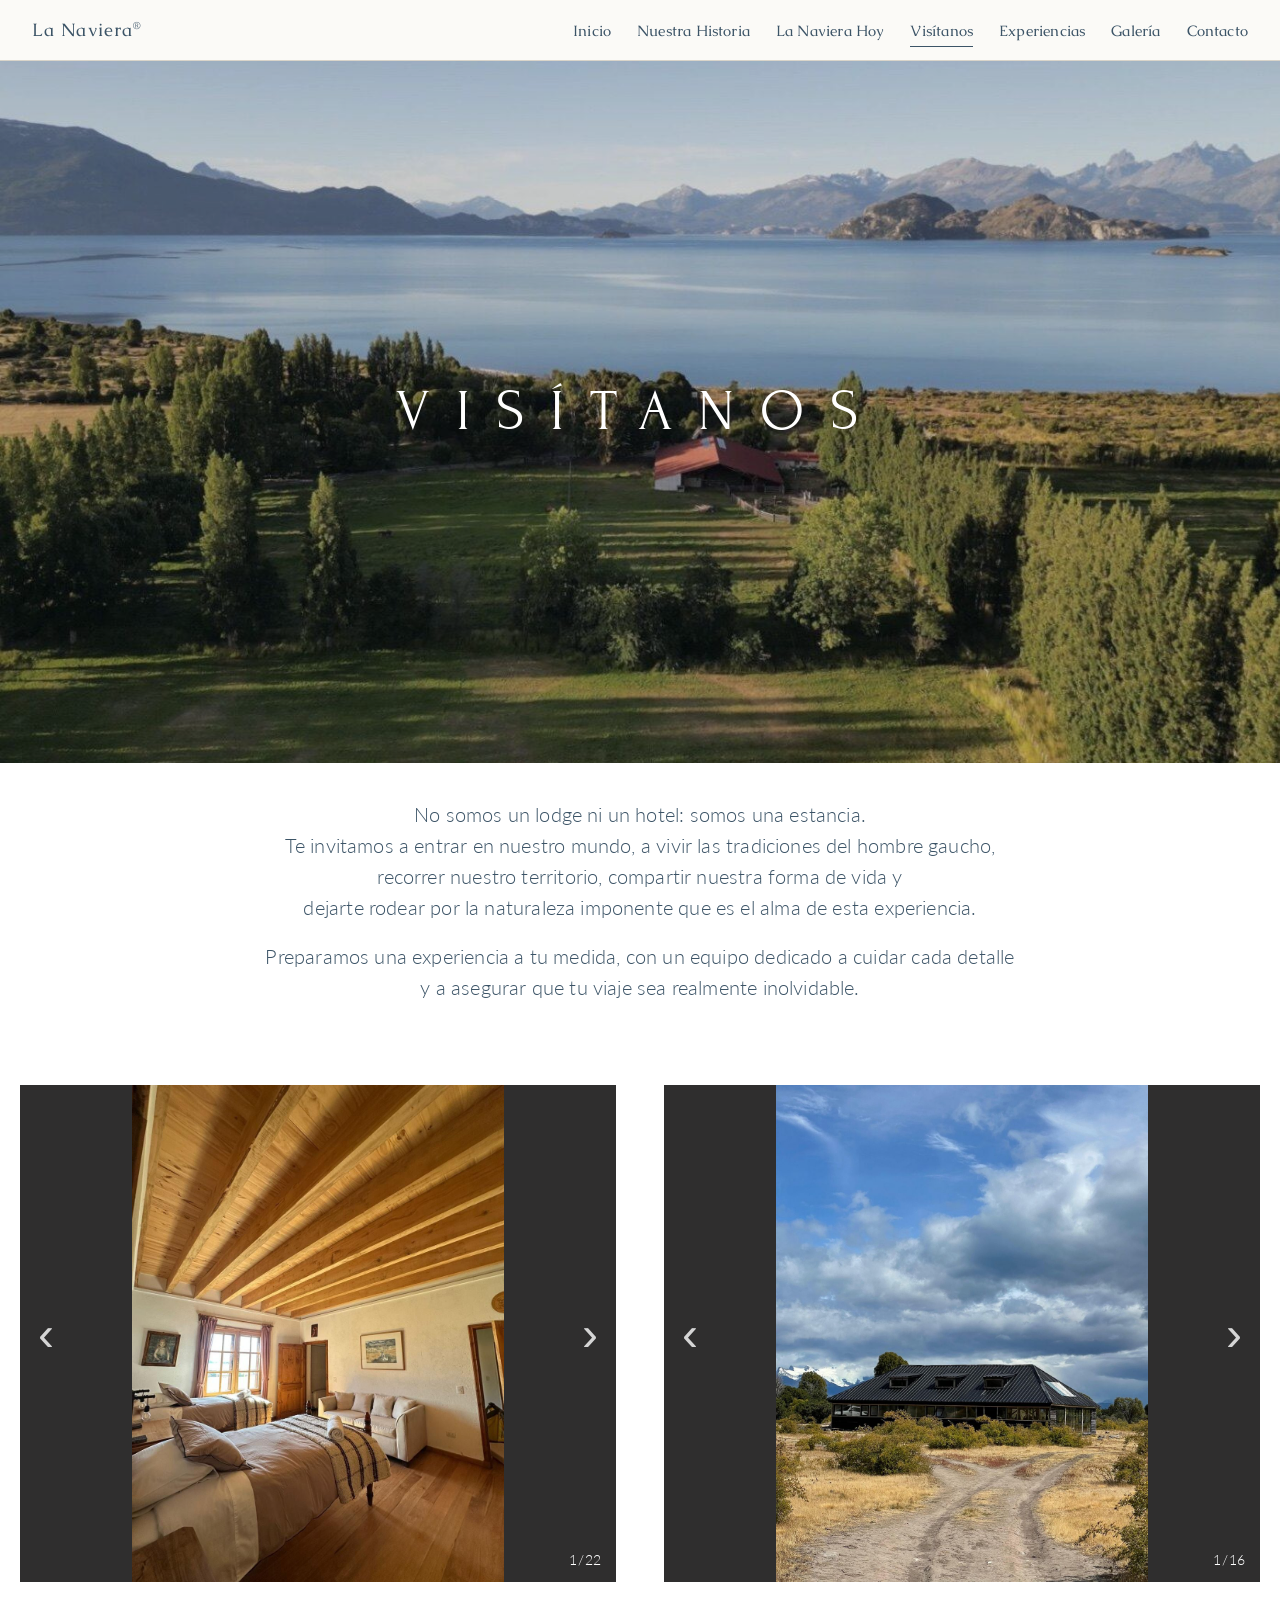
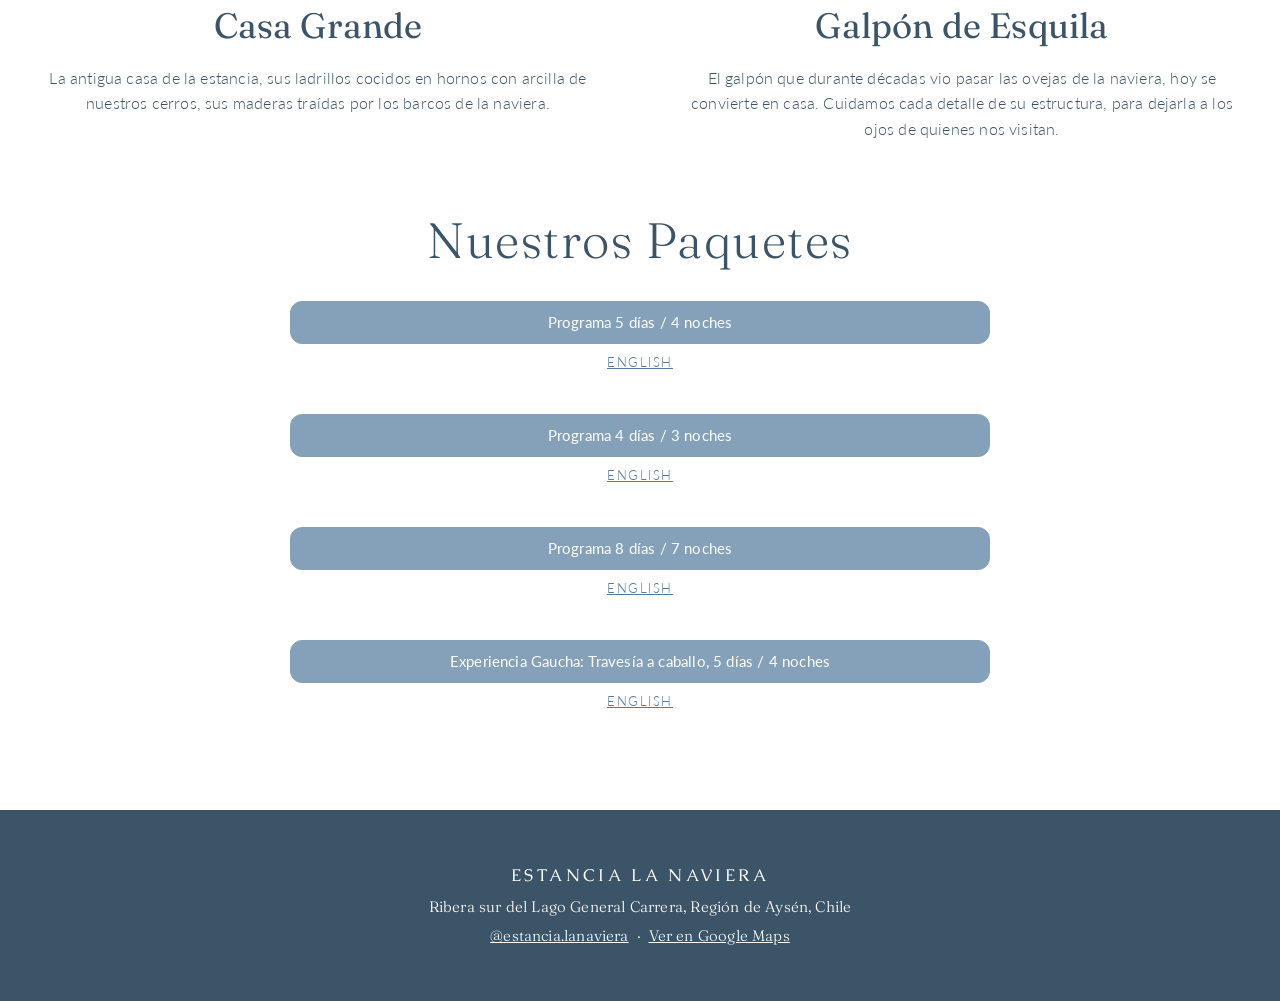
<file: visitanos/index.html>
<!doctype html>
<html lang="es">
<head>
<meta charset="utf-8">
<meta name="viewport" content="width=device-width, initial-scale=1">
<title>Visítanos | Estancia La Naviera</title>
<meta name="description" content="No somos un lodge ni un hotel: somos una estancia. Casa Grande, Galpón de Esquila y programas de varios días en el Lago General Carrera.">
<meta property="og:title" content="Visítanos | Estancia La Naviera">
<meta property="og:description" content="No somos un lodge ni un hotel: somos una estancia. Casa Grande, Galpón de Esquila y programas de varios días en el Lago General Carrera.">
<meta property="og:type" content="website">
<meta property="og:image" content="https://lanaviera.cl/images/inicio-hero.jpg">
<link rel="preconnect" href="https://fonts.googleapis.com">
<link rel="preconnect" href="https://fonts.gstatic.com" crossorigin>
<link href="https://fonts.googleapis.com/css2?family=Caudex:wght@400;700&family=Forum&family=Fraunces:opsz,wght@9..144,300;9..144,400;9..144,600&family=Lato:ital,wght@0,300;0,400;0,700;1,300&display=swap" rel="stylesheet">
<link rel="stylesheet" href="../assets/site.css">
</head>
<body>
<header class="site">
  <a class="brand" href="../">La Naviera<sup>®</sup></a>
  <button class="menu-btn" aria-expanded="false" aria-controls="nav">Menú</button>
  <nav id="nav" aria-label="Principal"><ul><li><a href="../">Inicio</a></li><li><a href="../nuestra-historia/">Nuestra Historia</a></li><li><a href="../la-naviera-hoy/">La Naviera Hoy</a></li><li><a href="../visitanos/" aria-current="page">Visítanos</a></li><li><a href="../experiencias/">Experiencias</a></li><li><a href="../galeria/">Galería</a></li><li><a href="../contacto/">Contacto</a></li></ul></nav>
</header>
<main>

<section class="w-hero forum spaced"><img src="../images/visitanos/cabecera.jpg" alt="" fetchpriority="high"><div class="hero-text"><h1>Visítanos</h1></div></section>
<section class="w-intro lines">
  <p>No somos un lodge ni un hotel: somos una estancia.<br>Te invitamos a entrar en nuestro mundo, a vivir las tradiciones del hombre gaucho,<br>recorrer nuestro territorio, compartir nuestra forma de vida y<br>dejarte rodear por la naturaleza imponente que es el alma de esta experiencia.</p>
  <p>Preparamos una experiencia a tu medida, con un equipo dedicado a cuidar cada detalle<br>y a asegurar que tu viaje sea realmente inolvidable.</p>
</section>
<section class="lodges">
  <div class="lodge"><div class="show" data-n="22"><div class="show-frame"><img src="../images/casa-grande/01.jpg" alt="Casa Grande, foto 1" loading="lazy" class="on"><img src="../images/casa-grande/02.jpg" alt="Casa Grande, foto 2" loading="lazy"><img src="../images/casa-grande/03.jpg" alt="Casa Grande, foto 3" loading="lazy"><img src="../images/casa-grande/04.jpg" alt="Casa Grande, foto 4" loading="lazy"><img src="../images/casa-grande/05.jpg" alt="Casa Grande, foto 5" loading="lazy"><img src="../images/casa-grande/06.jpg" alt="Casa Grande, foto 6" loading="lazy"><img src="../images/casa-grande/07.jpg" alt="Casa Grande, foto 7" loading="lazy"><img src="../images/casa-grande/08.jpg" alt="Casa Grande, foto 8" loading="lazy"><img src="../images/casa-grande/09.jpg" alt="Casa Grande, foto 9" loading="lazy"><img src="../images/casa-grande/10.jpg" alt="Casa Grande, foto 10" loading="lazy"><img src="../images/casa-grande/11.jpg" alt="Casa Grande, foto 11" loading="lazy"><img src="../images/casa-grande/12.jpg" alt="Casa Grande, foto 12" loading="lazy"><img src="../images/casa-grande/13.jpg" alt="Casa Grande, foto 13" loading="lazy"><img src="../images/casa-grande/14.jpg" alt="Casa Grande, foto 14" loading="lazy"><img src="../images/casa-grande/15.jpg" alt="Casa Grande, foto 15" loading="lazy"><img src="../images/casa-grande/16.jpg" alt="Casa Grande, foto 16" loading="lazy"><img src="../images/casa-grande/17.jpg" alt="Casa Grande, foto 17" loading="lazy"><img src="../images/casa-grande/18.jpg" alt="Casa Grande, foto 18" loading="lazy"><img src="../images/casa-grande/19.jpg" alt="Casa Grande, foto 19" loading="lazy"><img src="../images/casa-grande/20.jpg" alt="Casa Grande, foto 20" loading="lazy"><img src="../images/casa-grande/21.jpg" alt="Casa Grande, foto 21" loading="lazy"><img src="../images/casa-grande/22.jpg" alt="Casa Grande, foto 22" loading="lazy"></div><button class="sh-prev" aria-label="Anterior">&#8249;</button><button class="sh-next" aria-label="Siguiente">&#8250;</button><span class="sh-count">1/22</span></div><div class="lodge-cap"><h3>Casa Grande</h3><p>La antigua casa de la estancia, sus ladrillos cocidos en hornos con arcilla de nuestros cerros, sus maderas traídas por los barcos de la naviera.</p></div></div>
  <div class="lodge"><div class="show" data-n="16"><div class="show-frame"><img src="../images/galpon/01.jpg" alt="Galpón de Esquila, foto 1" loading="lazy" class="on"><img src="../images/galpon/02.jpg" alt="Galpón de Esquila, foto 2" loading="lazy"><img src="../images/galpon/03.jpg" alt="Galpón de Esquila, foto 3" loading="lazy"><img src="../images/galpon/04.jpg" alt="Galpón de Esquila, foto 4" loading="lazy"><img src="../images/galpon/05.jpg" alt="Galpón de Esquila, foto 5" loading="lazy"><img src="../images/galpon/06.jpg" alt="Galpón de Esquila, foto 6" loading="lazy"><img src="../images/galpon/07.jpg" alt="Galpón de Esquila, foto 7" loading="lazy"><img src="../images/galpon/08.jpg" alt="Galpón de Esquila, foto 8" loading="lazy"><img src="../images/galpon/09.jpg" alt="Galpón de Esquila, foto 9" loading="lazy"><img src="../images/galpon/10.jpg" alt="Galpón de Esquila, foto 10" loading="lazy"><img src="../images/galpon/11.jpg" alt="Galpón de Esquila, foto 11" loading="lazy"><img src="../images/galpon/12.jpg" alt="Galpón de Esquila, foto 12" loading="lazy"><img src="../images/galpon/13.jpg" alt="Galpón de Esquila, foto 13" loading="lazy"><img src="../images/galpon/14.jpg" alt="Galpón de Esquila, foto 14" loading="lazy"><img src="../images/galpon/15.jpg" alt="Galpón de Esquila, foto 15" loading="lazy"><img src="../images/galpon/16.jpg" alt="Galpón de Esquila, foto 16" loading="lazy"></div><button class="sh-prev" aria-label="Anterior">&#8249;</button><button class="sh-next" aria-label="Siguiente">&#8250;</button><span class="sh-count">1/16</span></div><div class="lodge-cap"><h3>Galpón de Esquila</h3><p>El galpón que durante décadas vio pasar las ovejas de la naviera, hoy se convierte en casa. Cuidamos cada detalle de su estructura, para dejarla a los ojos de quienes nos visitan.</p></div></div>
</section>
<section class="w-sec packages">
  <h2 class="display sm">Nuestros Paquetes</h2>
  <ul><li><a class="pill light wide" href="../assets/pdf/programa-5-dias-4-noches.pdf">Programa 5 días / 4 noches</a><a class="en" lang="en" hreflang="en" href="../assets/pdf/program-5-days-4-nights.pdf">English</a></li><li><a class="pill light wide" href="../assets/pdf/programa-4-dias-3-noches.pdf">Programa 4 días / 3 noches</a><a class="en" lang="en" hreflang="en" href="../assets/pdf/program-4-days-3-nights.pdf">English</a></li><li><a class="pill light wide" href="../assets/pdf/programa-8-dias-7-noches.pdf">Programa 8 días / 7 noches</a><a class="en" lang="en" hreflang="en" href="../assets/pdf/program-8-days-7-nights.pdf">English</a></li><li><a class="pill light wide" href="../assets/pdf/experiencia-gaucha-5-dias-4-noches.pdf">Experiencia Gaucha: Travesía a caballo, 5 días / 4 noches</a><a class="en" lang="en" hreflang="en" href="../assets/pdf/gaucho-experience-horseback-expedition-5-days-4-nights.pdf">English</a></li></ul>
</section>

</main>
<footer class="site">
  <p class="foot-name">Estancia La Naviera</p>
  <p>Ribera sur del Lago General Carrera, Región de Aysén, Chile</p>
  <p><a href="https://www.instagram.com/estancia.lanaviera/" rel="noopener">@estancia.lanaviera</a> &nbsp;·&nbsp; <a href="https://www.google.com/maps/place/Estancia+La+Naviera/@-46.8469447,-72.7045841,15z/data=!3m1!4b1!4m6!3m5!1s0xae4b30122d4ef925:0x370ae4fd4bd5f551!8m2!3d-46.8469448!4d-72.7045841!16s%2Fg%2F11vymwhdpd?entry=ttu&g_ep=EgoyMDI2MDMxOC4xIKXMDSoASAFQAw%3D%3D" rel="noopener">Ver en Google Maps</a></p>
</footer>
<dialog id="lightbox"><button class="lb-close" aria-label="Cerrar">&times;</button><img alt=""></dialog>
<script src="../assets/site.js"></script>
</body>
</html>
</file>
<file: assets/site.css>
:root{--ink:#3c5467;--band:#4f7098;--paper:#fbfaf7;--rule:#d9d4c9;--soft:#dcd7cc;
  --blue:#55799b;--blue-light:#85a1b9;--blue-dark:#4a6b7e;--cream:#f9faf3;--slate:#3c5467}
*{box-sizing:border-box}
html{scroll-behavior:smooth}
body{margin:0;background:#fff;color:var(--ink);font-family:"Fraunces",Georgia,serif;font-weight:300;font-size:1.125rem;line-height:1.75;letter-spacing:.01em}
img{max-width:100%;height:auto;display:block;color:transparent}
a{color:inherit}

/* ---------- header (unchanged) ---------- */
header.site{position:sticky;top:0;z-index:20;display:flex;align-items:center;justify-content:space-between;gap:24px;padding:14px 32px;background:rgba(251,250,247,.96);border-bottom:1px solid var(--rule)}
.brand{font-family:"Caudex",serif;font-size:1.15rem;text-decoration:none;letter-spacing:.06em;white-space:nowrap}
.brand sup{font-size:.55em}
header nav ul{display:flex;gap:26px;list-style:none;margin:0;padding:0}
header nav a{font-family:"Caudex",serif;font-size:.95rem;text-decoration:none;padding:6px 0;border-bottom:1px solid transparent}
header nav a:hover,header nav a[aria-current]{border-bottom-color:var(--ink)}
.menu-btn{display:none;font:inherit;font-family:"Caudex",serif;background:none;border:1px solid var(--ink);color:var(--ink);padding:6px 14px;cursor:pointer}

/* ---------- footer (unchanged) ---------- */
footer.site{background:var(--ink);color:#fff;text-align:center;padding:48px 24px;font-size:.95rem}
footer.site p{margin:.2em 0}
.foot-name{font-family:"Caudex",serif;letter-spacing:.2em;text-transform:uppercase;font-size:1.05rem}

/* ---------- lightbox ---------- */
dialog#lightbox{border:0;padding:0;background:transparent;max-width:94vw;max-height:94vh}
dialog#lightbox::backdrop{background:rgba(20,28,36,.9)}
dialog#lightbox img{max-height:90vh;width:auto;margin:auto}
.lb-close{position:absolute;top:0;right:0;font-size:2rem;line-height:1;background:rgba(0,0,0,.5);color:#fff;border:0;padding:6px 14px;cursor:pointer}

/* ================= page body (follows the Wix layout) ================= */
main{font-family:"Lato",Helvetica,Arial,sans-serif;font-weight:300;font-size:17px;line-height:1.6;color:var(--slate);overflow-x:hidden}
main p{margin:0 0 .9em}
main strong{font-weight:700}
.center{text-align:center}
.rule{border:0;border-top:1px solid #c9cfd4;max-width:1000px;margin:0 auto 24px}
.display{font-family:"Fraunces",Georgia,serif;font-weight:300;font-size:clamp(2.4rem,6vw,4.4rem);letter-spacing:.03em;line-height:1.15;text-align:center;margin:0 0 .5em;color:var(--slate)}
.display.md{font-size:clamp(1.9rem,4vw,2.5rem)}
.display.sm{font-size:clamp(2rem,4.5vw,3.1rem)}
.w-sec{padding:40px 20px 56px}
.w-sec.flush{padding:10px 0 40px}

/* buttons */
.pill{display:inline-block;font-family:"Lato",sans-serif;font-weight:400;font-size:15px;text-decoration:none;padding:9px 34px;border-radius:12px;border:1px solid var(--blue);line-height:1.4;cursor:pointer;transition:opacity .2s}
.pill:hover{opacity:.85}
.pill.white{background:#fff;color:var(--blue);border-color:#fff}
.pill.blue{background:var(--blue);color:#fff}
.pill.light{background:var(--blue-light);border-color:var(--blue-light);color:#fff}
.pill.outline{background:transparent;color:#fff;border-color:#fff}
.pill.dark{background:var(--blue-dark);border-color:var(--blue-dark);color:#fff;border-radius:100px;padding:10px 64px}
.w-sec .center{margin-top:28px}

/* hero */
.w-hero{position:relative;height:min(78vh,760px);min-height:380px;background:var(--slate);overflow:hidden}
.w-hero img{width:100%;height:100%;object-fit:cover}
.w-hero::after{content:"";position:absolute;inset:0;background:rgba(20,30,40,.18)}
.hero-text{position:absolute;inset:0;z-index:1;display:flex;flex-direction:column;align-items:center;justify-content:center;color:#fff;text-align:center;padding:0 16px}
.hero-text h1{font-family:"Fraunces",Georgia,serif;font-weight:300;font-size:clamp(2.6rem,8vw,6rem);letter-spacing:.04em;text-transform:uppercase;line-height:1;margin:0}
.home-hero{height:min(92vh,940px)}
.home-hero .hero-text h1{font-size:clamp(3.2rem,12vw,9.4rem)}
.hero-kicker{font-family:"Fraunces",Georgia,serif;font-size:clamp(1rem,2vw,1.5rem);letter-spacing:.06em;text-transform:uppercase;margin:0 0 .2em}
.forum .hero-text h1{font-family:"Forum",Georgia,serif;font-size:clamp(2.4rem,6vw,3.6rem)}
.spaced .hero-text h1,h1.spaced{letter-spacing:.45em}

/* intro under hero */
.w-intro{max-width:930px;margin:0 auto;padding:36px 20px 24px;text-align:center;font-family:"Fraunces",Georgia,serif;font-size:clamp(1.1rem,2.2vw,1.375rem);line-height:1.55}
.w-intro .strong,.w-title .strong{font-weight:600}
.w-intro.lines{font-family:"Lato",sans-serif;font-weight:300;font-size:clamp(1.05rem,2vw,1.25rem)}
.w-title{max-width:930px;margin:0 auto;padding:40px 20px 24px;text-align:center}
.w-title h1.spaced{font-family:"Fraunces",Georgia,serif;font-weight:400;font-size:clamp(1.8rem,5vw,3.5rem);text-transform:uppercase;margin:0 0 .3em}
.w-title p{font-size:clamp(1rem,2vw,1.25rem)}
.w-title .strong{font-family:"Fraunces",Georgia,serif;font-size:clamp(1.1rem,2.2vw,1.375rem)}

/* home: cards */
.cards{display:grid;grid-template-columns:1fr 1fr;gap:56px;max-width:900px;margin:40px auto 0;align-items:start}
.card{background:var(--blue);color:#fff;text-align:center;padding:0 28px 32px;margin-top:174px;font-size:18px}
.card .circle{width:348px;max-width:100%;aspect-ratio:1;object-fit:cover;border-radius:50%;margin:-174px auto 24px}
.card h3{font-family:"Lato",sans-serif;font-weight:700;font-size:18px;margin:0 0 1em}
.card-quote{margin-top:1.2em}
.card .pill{margin-top:20px}

/* home: map band */
.map-band{position:relative;max-width:1100px;margin:32px auto 0}
.map-band .map{position:relative;z-index:1;width:741px;max-width:calc(100% - 40px);margin:0 auto}
.map-band::before{content:"";position:absolute;left:50%;transform:translateX(-50%);width:100vw;top:45%;bottom:0;background:var(--blue)}
.band-text{position:relative;z-index:1;color:#fff;text-align:center;padding:28px 20px 30px;font-size:16px}
.band-text p{margin:0}

/* sliders */
.slider{position:relative;margin:24px 0 0}
.sl-track{display:flex;gap:10px;overflow-x:auto;scroll-snap-type:x mandatory;scroll-behavior:smooth;scrollbar-width:none;padding:0 0 4px}
.sl-track::-webkit-scrollbar{display:none}
.slide{flex:0 0 auto;scroll-snap-align:start;display:block;background:var(--soft)}
.slide img{height:100%;width:100%;object-fit:cover}
.slider.tall .slide{width:354px;height:472px}
.slider.wide .slide{height:464px}
.slider.wide .slide img{width:auto;height:464px;object-fit:cover}
.slider.ig .slide{width:258px;height:258px}
.sl-prev,.sl-next{position:absolute;top:50%;transform:translateY(-50%);z-index:2;width:44px;height:64px;border:0;background:rgba(255,255,255,.75);color:var(--slate);font-size:40px;line-height:1;cursor:pointer}
.sl-prev{left:0}.sl-next{right:0}
.sl-prev:hover,.sl-next:hover{background:#fff}
.ig-title{font-family:"Fraunces",Georgia,serif;font-weight:400;font-size:clamp(1.6rem,3.5vw,2.5rem);text-align:center;line-height:1.2;margin:0 0 8px}
.ig-title a{font-size:.55em;text-decoration:none}

/* quotes */
.w-quote{max-width:820px;margin:0 auto;padding:24px 20px 64px;text-align:center}
.w-quote blockquote{margin:24px 0 0;font-style:italic;font-size:18px;line-height:1.35}
.w-quote blockquote span{display:block}
.w-quote .gap{height:1.35em}
.w-quote cite{display:block;font-style:normal;font-weight:700;margin-top:1.3em}
.w-quote cite::before{content:"— "}
.w-quote.poem blockquote{font-size:16px}

/* historia zigzag */
.zigzag{max-width:1100px;margin:40px auto 0}
.zz{display:grid;grid-template-columns:1fr 1fr;gap:2px;margin-bottom:2px}
.zz figure{margin:0;background:#d9e1d3;min-height:480px}
.zz figure img{width:100%;height:100%;object-fit:cover}
.zz.contain figure{background:#fff}
.zz.contain figure img{object-fit:contain;padding:12px}
.zz-text{background:var(--cream);color:var(--blue);padding:56px 40px;display:flex;flex-direction:column;justify-content:center;text-align:justify;hyphens:auto}
.zz-text strong{color:var(--slate)}
.zz.img-right figure{order:2}
.book-band{display:grid;grid-template-columns:342px 1fr;gap:48px;align-items:center;background:var(--blue);padding:30px max(20px,calc((100vw - 900px)/2));margin-top:8px}
.book-band img{box-shadow:0 6px 24px rgba(0,0,0,.25)}
.book-band .band-text{text-align:center;padding:0}
.book-band .band-text p{margin:0 0 .9em}

/* hoy */
.icons{position:relative;max-width:900px;margin:0 auto 40px;padding:0 20px}
.icons a{position:absolute;width:22%;height:26%;transform:translate(-50%,-50%);border-radius:50%}
.icons a:focus-visible{outline:2px solid var(--blue)}
.bands{padding:20px 0 30px}
.band-row{position:relative;display:grid;grid-template-columns:1fr 1fr;align-items:center;max-width:1200px;margin:0 auto 96px;padding:0}
.band-row::before{content:"";position:absolute;left:50%;transform:translateX(-50%);width:100vw;top:32px;bottom:32px;background:var(--blue);z-index:0}
.band-row figure{position:relative;z-index:1;margin:0}
.band-row figure img{width:100%;aspect-ratio:4/3;object-fit:cover}
.band-copy{position:relative;z-index:1;color:#fff;padding:40px 48px;text-align:justify}
.band-copy h3{font-family:"Lato",sans-serif;font-weight:700;font-size:17px;text-align:center;margin:0 0 1.2em}
.band-copy p{margin:0 0 .4em}
.band-copy .pill{display:table;margin:22px auto 0}
.band-row.img-right figure{order:2}

/* visitanos */
.lodges{display:grid;grid-template-columns:1fr 1fr;gap:48px;max-width:1300px;margin:40px auto 0;padding:0 20px}
.show{position:relative;background:#2f2e2e;aspect-ratio:6/5}
.show-frame{position:absolute;inset:0}
.show-frame img{position:absolute;inset:0;width:100%;height:100%;object-fit:contain;opacity:0;transition:opacity .4s;cursor:zoom-in}
.show-frame img.on{opacity:1}
.sh-prev,.sh-next{position:absolute;top:50%;transform:translateY(-50%);border:0;background:transparent;color:#fff;font-size:48px;width:52px;height:80px;cursor:pointer;opacity:.8}
.sh-prev{left:0}.sh-next{right:0}
.sh-prev:hover,.sh-next:hover{opacity:1}
.sh-count{position:absolute;right:14px;bottom:10px;color:#fff;font-size:14px;letter-spacing:.05em}
.lodge-cap{background:#fff;text-align:center;padding:16px 24px 8px}
.lodge-cap h3{font-family:"Fraunces",Georgia,serif;font-weight:400;font-size:clamp(1.6rem,3vw,2.2rem);margin:0 0 .3em}
.lodge-cap p{font-size:16px}
.packages{padding-top:48px}
.packages ul{list-style:none;padding:0;margin:32px auto 0;max-width:700px}
.packages li{margin:0 0 40px;text-align:center}
.pill.wide{display:block;width:100%;padding:10px 20px}
.packages .en{display:inline-block;margin-top:8px;font-size:13px;letter-spacing:.12em;text-transform:uppercase;color:var(--blue)}

/* experiencias */
.group-intro{text-align:center;font-size:18px;margin:0 auto 40px;max-width:850px}
.xp-grid{display:flex;flex-wrap:wrap;justify-content:center;gap:56px 50px;max-width:1000px;margin:0 auto}
.xp{width:290px;text-align:center}
.xp img{width:280px;height:277px;object-fit:cover;margin:0 auto 24px}
.xp h3{font-family:"Fraunces",Georgia,serif;font-weight:400;font-size:20px;line-height:1.4;margin:0 0 .6em}
.xp .dur{font-family:"Fraunces",Georgia,serif;font-weight:600;font-size:12px;letter-spacing:.06em;text-transform:uppercase;margin:0 0 .9em}
.xp p{font-size:14px;line-height:1.75}
.note{max-width:820px;margin:56px auto 0;text-align:center;font-size:18px}

/* galeria */
.archive-band{background:var(--blue);padding:44px 0 60px;margin:20px 0 40px}
.archive-band h2{font-family:"Fraunces",Georgia,serif;font-weight:400;font-size:clamp(2rem,4vw,2.75rem);color:#fff;text-align:center;margin:0 0 12px}
.archive-band .slider.tall .slide{width:322px;height:589px}

/* contacto */
.contact-bg{position:relative;padding:78px 20px 88px;overflow:hidden}
.contact-bg .bg{position:absolute;inset:0;width:100%;height:100%;object-fit:cover}
.contact{position:relative;z-index:1;max-width:740px;margin:0 auto;background:rgba(255,255,255,.69);padding:24px 24px 32px;display:grid;gap:14px}
.contact h2{font-family:"Forum",Georgia,serif;font-weight:400;font-size:30px;margin:0 0 6px}
.contact .row{display:grid;grid-template-columns:1fr 1fr;gap:36px}
.contact label{display:grid;gap:6px;font-family:"Lato",sans-serif;font-weight:400;font-size:15px;color:#000}
.contact input,.contact textarea{font:inherit;font-size:16px;color:#000;padding:8px 12px;border:0;border-radius:10px;background:rgba(255,255,255,.8)}
.contact input:focus,.contact textarea:focus{outline:2px solid var(--blue-dark)}
.contact .pill{justify-self:start;margin-top:10px}
.hp{position:absolute;left:-9999px}

/* ---------- responsive ---------- */
@media (max-width:900px){
  header.site{padding:12px 20px;flex-wrap:wrap}
  .menu-btn{display:block}
  header nav{display:none;width:100%}
  header nav.open{display:block}
  header nav ul{flex-direction:column;gap:2px;padding:10px 0}
  header nav a{display:block;padding:10px 0}
  .cards,.lodges{grid-template-columns:1fr}
  .cards{gap:36px;max-width:420px}
  .zz,.band-row{grid-template-columns:1fr}
  .zz.img-right figure,.band-row.img-right figure{order:0}
  .zz figure{min-height:0}
  .zz figure img{aspect-ratio:4/3;height:auto}
  .zz-text{padding:32px 22px}
  .band-row{margin-bottom:40px}
  .band-row::before{top:0;bottom:0}
  .band-copy{padding:28px 22px 36px}
  .book-band{grid-template-columns:1fr;justify-items:center;padding:36px 20px}
  .book-band img{max-width:240px}
  .w-intro br,.w-title br,.group-intro br{display:none}
  .slider.tall .slide{width:72vw;height:96vw;max-height:472px;max-width:354px}
  .archive-band .slider.tall .slide{width:66vw;height:120vw;max-width:322px;max-height:589px}
  .slider.wide .slide,.slider.wide .slide img{height:320px}
}
@media (max-width:560px){
  main{font-size:16px}
  .card{padding:0 20px 28px;margin-top:130px}
  .card .circle{width:260px;margin-top:-130px}
  .contact .row{grid-template-columns:1fr;gap:14px}
  .xp{width:100%}
  .xp img{width:100%;height:auto;aspect-ratio:1}
  .slider.ig .slide{width:44vw;height:44vw}
  .sl-prev,.sl-next{width:34px;height:52px;font-size:32px}
  .w-hero{height:62vh}
  .home-hero{height:80vh}
}
@media (prefers-reduced-motion:reduce){html{scroll-behavior:auto}.sl-track{scroll-behavior:auto}}
</file>
